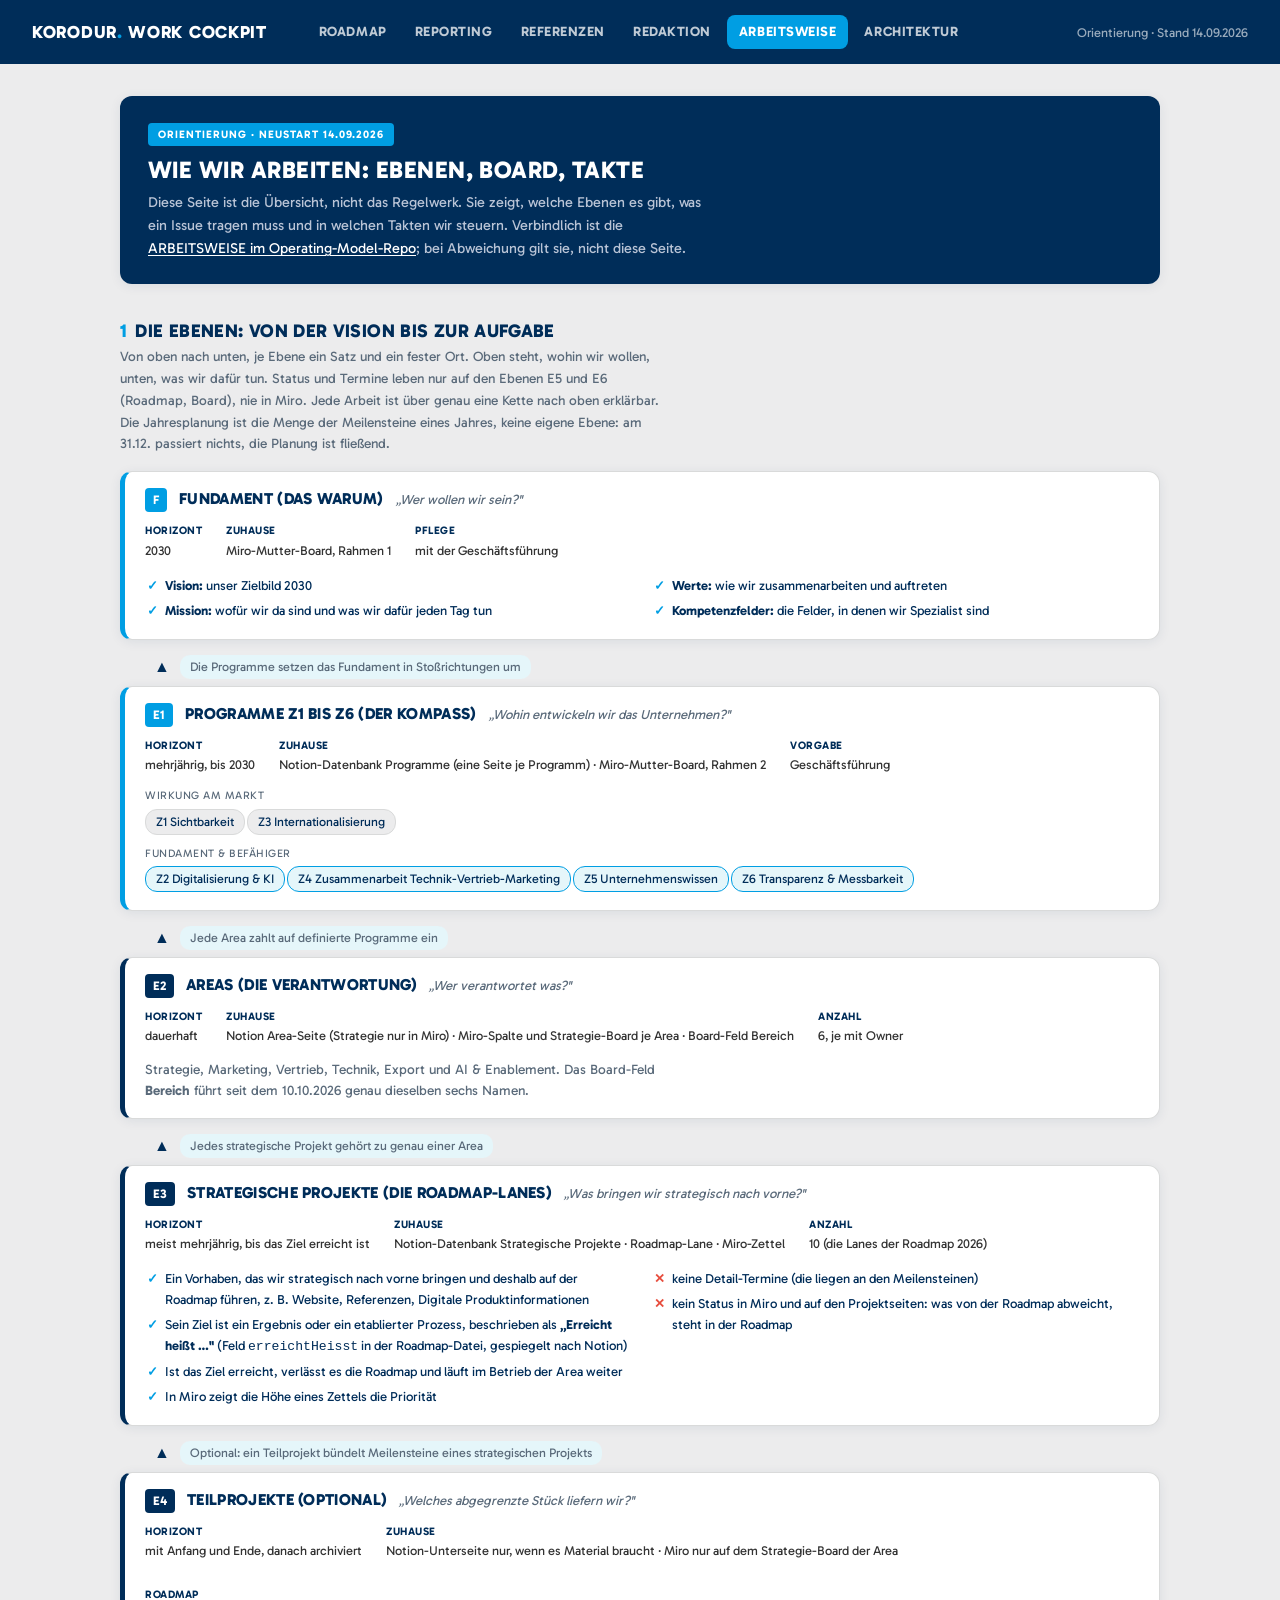
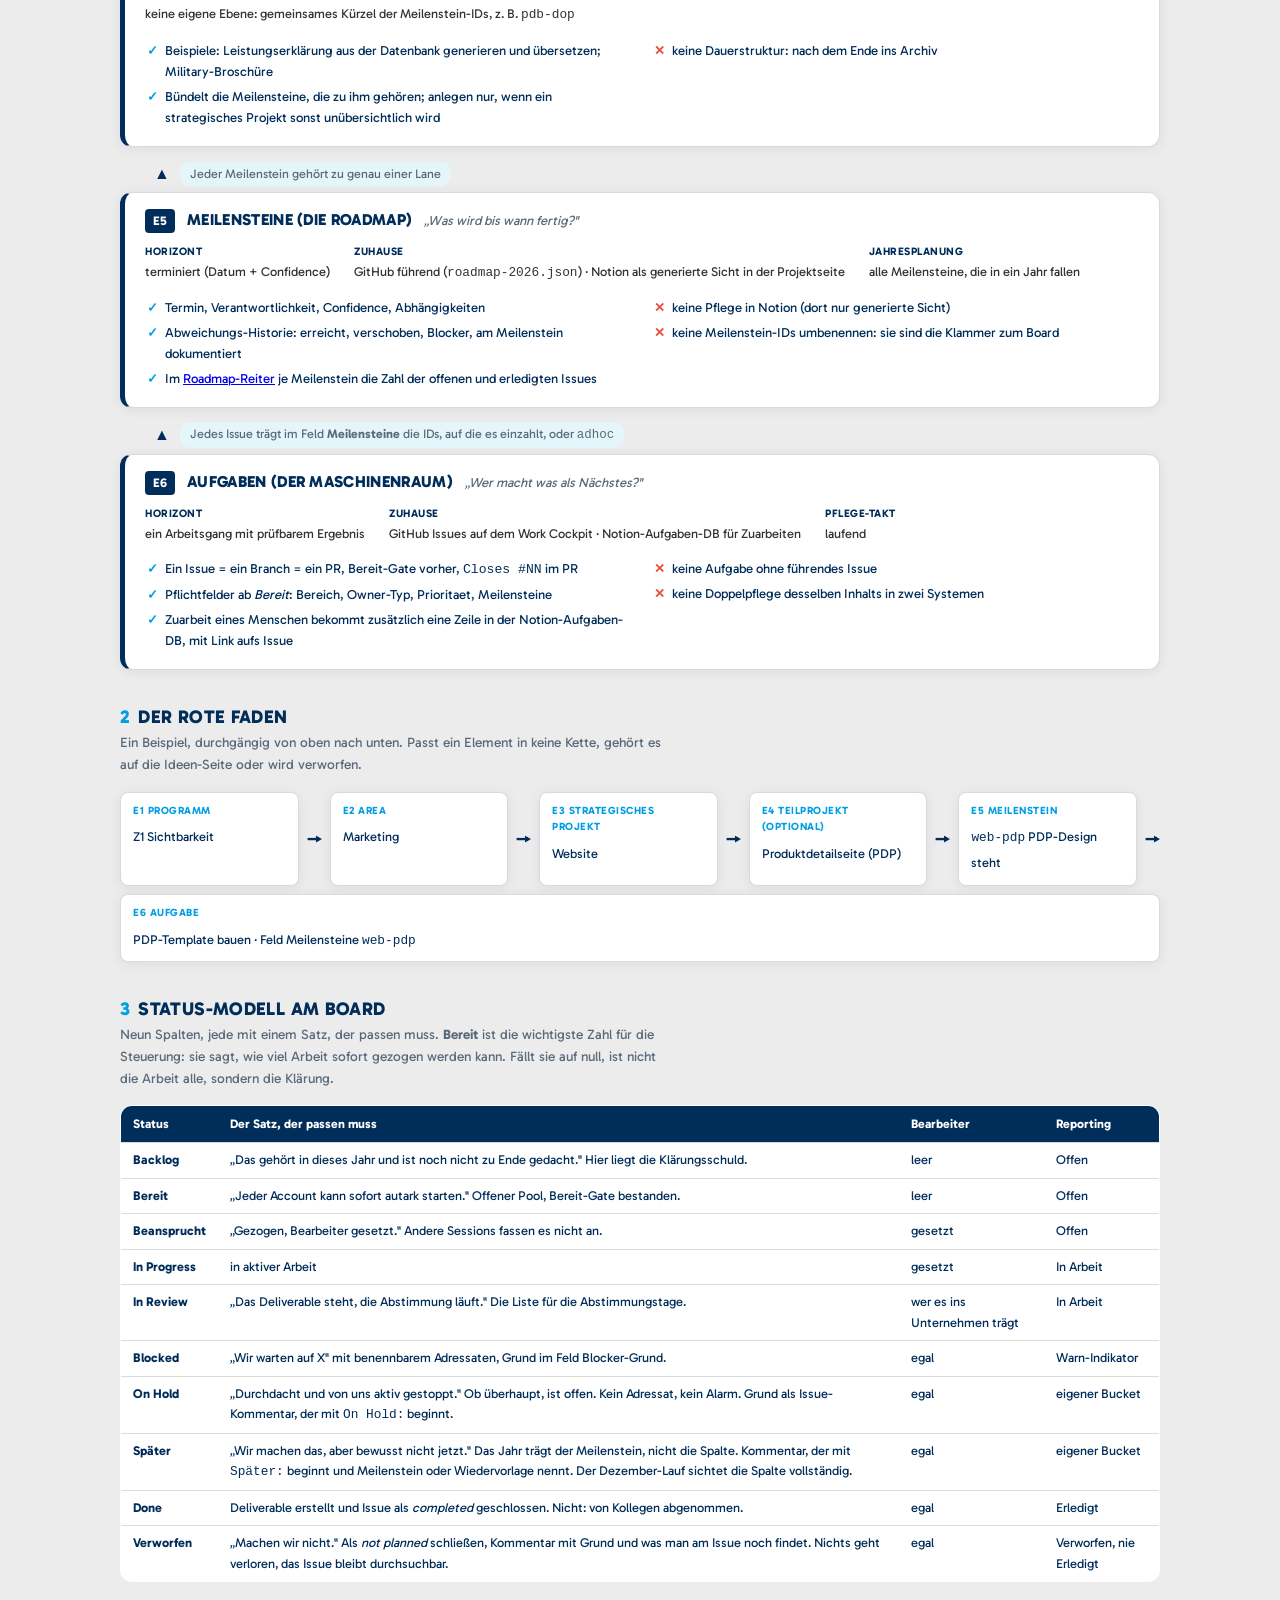
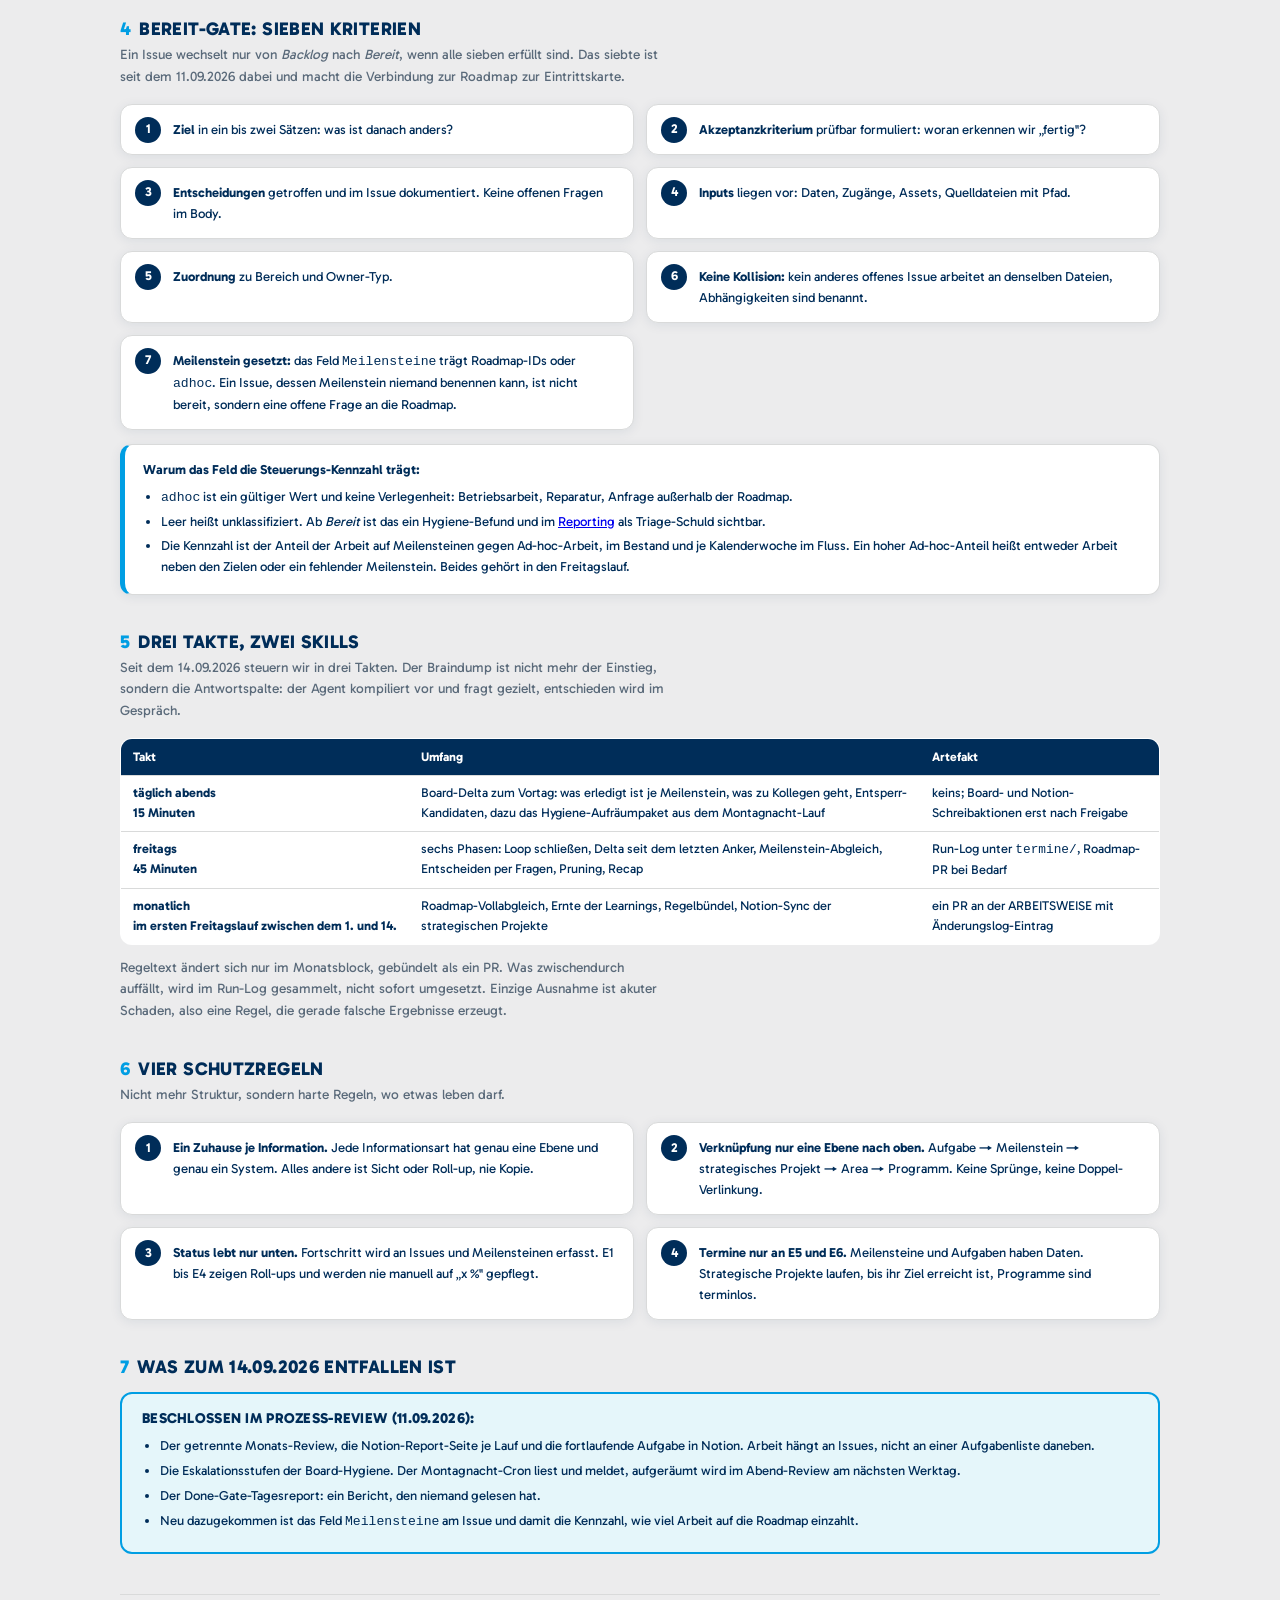
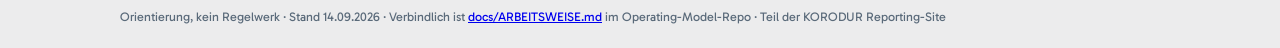
<file: reporting/arbeitsweise.html>
<!DOCTYPE html>
<html lang="de">
<head>
  <meta charset="UTF-8">
  <meta name="viewport" content="width=device-width, initial-scale=1.0">
  <title>KORODUR Work Cockpit · Arbeitsweise</title>
  <link rel="stylesheet" href="styles.css?v=59d2a84f">
  <link rel="icon" href="data:image/svg+xml,<svg xmlns='http://www.w3.org/2000/svg' viewBox='0 0 100 100'><text y='.9em' font-size='90'>📊</text></svg>">
</head>
<body>
  <div class="app app--roadmap">
    <!-- Header -->
    <header class="header">
      <div class="header__brand">
        <span class="header__title">KORODUR<span class="header__dot">.</span> WORK COCKPIT</span>
        <nav class="header__nav" aria-label="Bereiche">
          <a href="roadmap.html" class="header__nav-link">Roadmap</a>
          <a href="index.html" class="header__nav-link">Reporting</a>
          <a href="referenzen.html" class="header__nav-link">Referenzen</a>
          <a href="redaktion.html" class="header__nav-link">Redaktion</a>
          <a href="arbeitsweise.html" class="header__nav-link is-active" aria-current="page">Arbeitsweise</a>
          <a href="architektur.html" class="header__nav-link">Architektur</a>
        </nav>
      </div>
      <div>
        <span class="header__meta">Orientierung · Stand 14.09.2026</span>
      </div>
    </header>

    <!-- Main Content -->
    <main class="main main--aw">
      <div class="aw-wrap">

        <div class="aw-intro">
          <span class="aw-tag">Orientierung · Neustart 14.09.2026</span>
          <h1>Wie wir arbeiten: Ebenen, Board, Takte</h1>
          <p>Diese Seite ist die Übersicht, nicht das Regelwerk. Sie zeigt, welche Ebenen es gibt, was ein Issue tragen muss und in welchen Takten wir steuern. Verbindlich ist die <a href="https://github.com/KORODUR-International/korodur-operating-model/blob/main/docs/ARBEITSWEISE.md" target="_blank" rel="noopener">ARBEITSWEISE im Operating-Model-Repo</a>; bei Abweichung gilt sie, nicht diese Seite.</p>
        </div>

        <h2 class="aw-h2"><span class="aw-num">1</span>Die Ebenen: von der Vision bis zur Aufgabe</h2>
        <p class="aw-sub">Von oben nach unten, je Ebene ein Satz und ein fester Ort. Oben steht, wohin wir wollen, unten, was wir dafür tun. Status und Termine leben nur auf den Ebenen E5 und E6 (Roadmap, Board), nie in Miro. Jede Arbeit ist über genau eine Kette nach oben erklärbar. Die Jahresplanung ist die Menge der Meilensteine eines Jahres, keine eigene Ebene: am 31.12. passiert nichts, die Planung ist fließend.</p>

        <div class="aw-level aw-level--compass">
          <div class="aw-level-head">
            <span class="aw-badge">F</span>
            <h3>Fundament (das Warum)</h3>
            <span class="aw-leitfrage">„Wer wollen wir sein?"</span>
          </div>
          <div class="aw-meta">
            <div><b>Horizont</b>2030</div>
            <div><b>Zuhause</b>Miro-Mutter-Board, Rahmen 1</div>
            <div><b>Pflege</b>mit der Geschäftsführung</div>
          </div>
          <div class="aw-cols">
            <ul class="aw-ok">
              <li><b>Vision:</b> unser Zielbild 2030</li>
              <li><b>Mission:</b> wofür wir da sind und was wir dafür jeden Tag tun</li>
            </ul>
            <ul class="aw-ok">
              <li><b>Werte:</b> wie wir zusammenarbeiten und auftreten</li>
              <li><b>Kompetenzfelder:</b> die Felder, in denen wir Spezialist sind</li>
            </ul>
          </div>
        </div>

        <div class="aw-connector"><span class="aw-arrow">▲</span><span class="aw-rel">Die Programme setzen das Fundament in Stoßrichtungen um</span></div>

        <div class="aw-level aw-level--compass">
          <div class="aw-level-head">
            <span class="aw-badge">E1</span>
            <h3>Programme Z1 bis Z6 (der Kompass)</h3>
            <span class="aw-leitfrage">„Wohin entwickeln wir das Unternehmen?"</span>
          </div>
          <div class="aw-meta">
            <div><b>Horizont</b>mehrjährig, bis 2030</div>
            <div><b>Zuhause</b>Notion-Datenbank Programme (eine Seite je Programm) · Miro-Mutter-Board, Rahmen 2</div>
            <div><b>Vorgabe</b>Geschäftsführung</div>
          </div>
          <div class="aw-catlabel">Wirkung am Markt</div>
          <span class="aw-pill">Z1 Sichtbarkeit</span><span class="aw-pill">Z3 Internationalisierung</span>
          <div class="aw-catlabel">Fundament &amp; Befähiger</div>
          <span class="aw-pill aw-pill--f">Z2 Digitalisierung &amp; KI</span><span class="aw-pill aw-pill--f">Z4 Zusammenarbeit Technik-Vertrieb-Marketing</span><span class="aw-pill aw-pill--f">Z5 Unternehmenswissen</span><span class="aw-pill aw-pill--f">Z6 Transparenz &amp; Messbarkeit</span>
        </div>

        <div class="aw-connector"><span class="aw-arrow">▲</span><span class="aw-rel">Jede Area zahlt auf definierte Programme ein</span></div>

        <div class="aw-level">
          <div class="aw-level-head">
            <span class="aw-badge">E2</span>
            <h3>Areas (die Verantwortung)</h3>
            <span class="aw-leitfrage">„Wer verantwortet was?"</span>
          </div>
          <div class="aw-meta">
            <div><b>Horizont</b>dauerhaft</div>
            <div><b>Zuhause</b>Notion Area-Seite (Strategie nur in Miro) · Miro-Spalte und Strategie-Board je Area · Board-Feld Bereich</div>
            <div><b>Anzahl</b>6, je mit Owner</div>
          </div>
          <p class="aw-sub" style="margin:0;">Strategie, Marketing, Vertrieb, Technik, Export und AI &amp; Enablement. Das Board-Feld <b>Bereich</b> führt seit dem 10.10.2026 genau dieselben sechs Namen.</p>
        </div>

        <div class="aw-connector"><span class="aw-arrow">▲</span><span class="aw-rel">Jedes strategische Projekt gehört zu genau einer Area</span></div>

        <div class="aw-level">
          <div class="aw-level-head">
            <span class="aw-badge">E3</span>
            <h3>Strategische Projekte (die Roadmap-Lanes)</h3>
            <span class="aw-leitfrage">„Was bringen wir strategisch nach vorne?"</span>
          </div>
          <div class="aw-meta">
            <div><b>Horizont</b>meist mehrjährig, bis das Ziel erreicht ist</div>
            <div><b>Zuhause</b>Notion-Datenbank Strategische Projekte · Roadmap-Lane · Miro-Zettel</div>
            <div><b>Anzahl</b>10 (die Lanes der Roadmap 2026)</div>
          </div>
          <div class="aw-cols">
            <ul class="aw-ok">
              <li>Ein Vorhaben, das wir strategisch nach vorne bringen und deshalb auf der Roadmap führen, z. B. Website, Referenzen, Digitale Produktinformationen</li>
              <li>Sein Ziel ist ein Ergebnis oder ein etablierter Prozess, beschrieben als <b>„Erreicht heißt …"</b> (Feld <code>erreichtHeisst</code> in der Roadmap-Datei, gespiegelt nach Notion)</li>
              <li>Ist das Ziel erreicht, verlässt es die Roadmap und läuft im Betrieb der Area weiter</li>
              <li>In Miro zeigt die Höhe eines Zettels die Priorität</li>
            </ul>
            <ul class="aw-no">
              <li>keine Detail-Termine (die liegen an den Meilensteinen)</li>
              <li>kein Status in Miro und auf den Projektseiten: was von der Roadmap abweicht, steht in der Roadmap</li>
            </ul>
          </div>
        </div>

        <div class="aw-connector"><span class="aw-arrow">▲</span><span class="aw-rel">Optional: ein Teilprojekt bündelt Meilensteine eines strategischen Projekts</span></div>

        <div class="aw-level">
          <div class="aw-level-head">
            <span class="aw-badge">E4</span>
            <h3>Teilprojekte (optional)</h3>
            <span class="aw-leitfrage">„Welches abgegrenzte Stück liefern wir?"</span>
          </div>
          <div class="aw-meta">
            <div><b>Horizont</b>mit Anfang und Ende, danach archiviert</div>
            <div><b>Zuhause</b>Notion-Unterseite nur, wenn es Material braucht · Miro nur auf dem Strategie-Board der Area</div>
            <div><b>Roadmap</b>keine eigene Ebene: gemeinsames Kürzel der Meilenstein-IDs, z. B. <code>pdb-dop</code></div>
          </div>
          <div class="aw-cols">
            <ul class="aw-ok">
              <li>Beispiele: Leistungserklärung aus der Datenbank generieren und übersetzen; Military-Broschüre</li>
              <li>Bündelt die Meilensteine, die zu ihm gehören; anlegen nur, wenn ein strategisches Projekt sonst unübersichtlich wird</li>
            </ul>
            <ul class="aw-no">
              <li>keine Dauerstruktur: nach dem Ende ins Archiv</li>
            </ul>
          </div>
        </div>

        <div class="aw-connector"><span class="aw-arrow">▲</span><span class="aw-rel">Jeder Meilenstein gehört zu genau einer Lane</span></div>

        <div class="aw-level">
          <div class="aw-level-head">
            <span class="aw-badge">E5</span>
            <h3>Meilensteine (die Roadmap)</h3>
            <span class="aw-leitfrage">„Was wird bis wann fertig?"</span>
          </div>
          <div class="aw-meta">
            <div><b>Horizont</b>terminiert (Datum + Confidence)</div>
            <div><b>Zuhause</b>GitHub führend (<code>roadmap-2026.json</code>) · Notion als generierte Sicht in der Projektseite</div>
            <div><b>Jahresplanung</b>alle Meilensteine, die in ein Jahr fallen</div>
          </div>
          <div class="aw-cols">
            <ul class="aw-ok">
              <li>Termin, Verantwortlichkeit, Confidence, Abhängigkeiten</li>
              <li>Abweichungs-Historie: erreicht, verschoben, Blocker, am Meilenstein dokumentiert</li>
              <li>Im <a href="roadmap.html">Roadmap-Reiter</a> je Meilenstein die Zahl der offenen und erledigten Issues</li>
            </ul>
            <ul class="aw-no">
              <li>keine Pflege in Notion (dort nur generierte Sicht)</li>
              <li>keine Meilenstein-IDs umbenennen: sie sind die Klammer zum Board</li>
            </ul>
          </div>
        </div>

        <div class="aw-connector"><span class="aw-arrow">▲</span><span class="aw-rel">Jedes Issue trägt im Feld <b>Meilensteine</b> die IDs, auf die es einzahlt, oder <code>adhoc</code></span></div>

        <div class="aw-level">
          <div class="aw-level-head">
            <span class="aw-badge">E6</span>
            <h3>Aufgaben (der Maschinenraum)</h3>
            <span class="aw-leitfrage">„Wer macht was als Nächstes?"</span>
          </div>
          <div class="aw-meta">
            <div><b>Horizont</b>ein Arbeitsgang mit prüfbarem Ergebnis</div>
            <div><b>Zuhause</b>GitHub Issues auf dem Work Cockpit · Notion-Aufgaben-DB für Zuarbeiten</div>
            <div><b>Pflege-Takt</b>laufend</div>
          </div>
          <div class="aw-cols">
            <ul class="aw-ok">
              <li>Ein Issue = ein Branch = ein PR, Bereit-Gate vorher, <code>Closes #NN</code> im PR</li>
              <li>Pflichtfelder ab <i>Bereit</i>: Bereich, Owner-Typ, Prioritaet, Meilensteine</li>
              <li>Zuarbeit eines Menschen bekommt zusätzlich eine Zeile in der Notion-Aufgaben-DB, mit Link aufs Issue</li>
            </ul>
            <ul class="aw-no">
              <li>keine Aufgabe ohne führendes Issue</li>
              <li>keine Doppelpflege desselben Inhalts in zwei Systemen</li>
            </ul>
          </div>
        </div>

        <h2 class="aw-h2"><span class="aw-num">2</span>Der rote Faden</h2>
        <p class="aw-sub">Ein Beispiel, durchgängig von oben nach unten. Passt ein Element in keine Kette, gehört es auf die Ideen-Seite oder wird verworfen.</p>
        <div class="aw-thread">
          <div class="aw-step"><b>E1 Programm</b><span>Z1 Sichtbarkeit</span></div>
          <div class="aw-tarrow">→</div>
          <div class="aw-step"><b>E2 Area</b><span>Marketing</span></div>
          <div class="aw-tarrow">→</div>
          <div class="aw-step"><b>E3 Strategisches Projekt</b><span>Website</span></div>
          <div class="aw-tarrow">→</div>
          <div class="aw-step"><b>E4 Teilprojekt (optional)</b><span>Produktdetailseite (PDP)</span></div>
          <div class="aw-tarrow">→</div>
          <div class="aw-step"><b>E5 Meilenstein</b><span><code>web-pdp</code> PDP-Design steht</span></div>
          <div class="aw-tarrow">→</div>
          <div class="aw-step"><b>E6 Aufgabe</b><span>PDP-Template bauen · Feld Meilensteine <code>web-pdp</code></span></div>
        </div>

        <h2 class="aw-h2"><span class="aw-num">3</span>Status-Modell am Board</h2>
        <p class="aw-sub">Neun Spalten, jede mit einem Satz, der passen muss. <b>Bereit</b> ist die wichtigste Zahl für die Steuerung: sie sagt, wie viel Arbeit sofort gezogen werden kann. Fällt sie auf null, ist nicht die Arbeit alle, sondern die Klärung.</p>
        <div class="aw-tablewrap"><table class="aw-table">
          <tr><th>Status</th><th>Der Satz, der passen muss</th><th>Bearbeiter</th><th>Reporting</th></tr>
          <tr><td class="aw-sys">Backlog</td><td>„Das gehört in dieses Jahr und ist noch nicht zu Ende gedacht." Hier liegt die Klärungsschuld.</td><td>leer</td><td>Offen</td></tr>
          <tr><td class="aw-sys">Bereit</td><td>„Jeder Account kann sofort autark starten." Offener Pool, Bereit-Gate bestanden.</td><td>leer</td><td>Offen</td></tr>
          <tr><td class="aw-sys">Beansprucht</td><td>„Gezogen, Bearbeiter gesetzt." Andere Sessions fassen es nicht an.</td><td>gesetzt</td><td>Offen</td></tr>
          <tr><td class="aw-sys">In Progress</td><td>in aktiver Arbeit</td><td>gesetzt</td><td>In Arbeit</td></tr>
          <tr><td class="aw-sys">In Review</td><td>„Das Deliverable steht, die Abstimmung läuft." Die Liste für die Abstimmungstage.</td><td>wer es ins Unternehmen trägt</td><td>In Arbeit</td></tr>
          <tr><td class="aw-sys">Blocked</td><td>„Wir warten auf X" mit benennbarem Adressaten, Grund im Feld Blocker-Grund.</td><td>egal</td><td>Warn-Indikator</td></tr>
          <tr><td class="aw-sys">On Hold</td><td>„Durchdacht und von uns aktiv gestoppt." Ob überhaupt, ist offen. Kein Adressat, kein Alarm. Grund als Issue-Kommentar, der mit <code>On Hold:</code> beginnt.</td><td>egal</td><td>eigener Bucket</td></tr>
          <tr><td class="aw-sys">Später</td><td>„Wir machen das, aber bewusst nicht jetzt." Das Jahr trägt der Meilenstein, nicht die Spalte. Kommentar, der mit <code>Später:</code> beginnt und Meilenstein oder Wiedervorlage nennt. Der Dezember-Lauf sichtet die Spalte vollständig.</td><td>egal</td><td>eigener Bucket</td></tr>
          <tr><td class="aw-sys">Done</td><td>Deliverable erstellt und Issue als <i>completed</i> geschlossen. Nicht: von Kollegen abgenommen.</td><td>egal</td><td>Erledigt</td></tr>
          <tr><td class="aw-sys">Verworfen</td><td>„Machen wir nicht." Als <i>not planned</i> schließen, Kommentar mit Grund und was man am Issue noch findet. Nichts geht verloren, das Issue bleibt durchsuchbar.</td><td>egal</td><td>Verworfen, nie Erledigt</td></tr>
        </table></div>

        <h2 class="aw-h2"><span class="aw-num">4</span>Bereit-Gate: sieben Kriterien</h2>
        <p class="aw-sub">Ein Issue wechselt nur von <i>Backlog</i> nach <i>Bereit</i>, wenn alle sieben erfüllt sind. Das siebte ist seit dem 11.09.2026 dabei und macht die Verbindung zur Roadmap zur Eintrittskarte.</p>
        <div class="aw-rules">
          <div class="aw-rule"><b>Ziel</b> in ein bis zwei Sätzen: was ist danach anders?</div>
          <div class="aw-rule"><b>Akzeptanzkriterium</b> prüfbar formuliert: woran erkennen wir „fertig"?</div>
          <div class="aw-rule"><b>Entscheidungen</b> getroffen und im Issue dokumentiert. Keine offenen Fragen im Body.</div>
          <div class="aw-rule"><b>Inputs</b> liegen vor: Daten, Zugänge, Assets, Quelldateien mit Pfad.</div>
          <div class="aw-rule"><b>Zuordnung</b> zu Bereich und Owner-Typ.</div>
          <div class="aw-rule"><b>Keine Kollision:</b> kein anderes offenes Issue arbeitet an denselben Dateien, Abhängigkeiten sind benannt.</div>
          <div class="aw-rule"><b>Meilenstein gesetzt:</b> das Feld <code>Meilensteine</code> trägt Roadmap-IDs oder <code>adhoc</code>. Ein Issue, dessen Meilenstein niemand benennen kann, ist nicht bereit, sondern eine offene Frage an die Roadmap.</div>
        </div>

        <div class="aw-change">
          <b>Warum das Feld die Steuerungs-Kennzahl trägt:</b>
          <ul>
            <li><code>adhoc</code> ist ein gültiger Wert und keine Verlegenheit: Betriebsarbeit, Reparatur, Anfrage außerhalb der Roadmap.</li>
            <li>Leer heißt unklassifiziert. Ab <i>Bereit</i> ist das ein Hygiene-Befund und im <a href="index.html">Reporting</a> als Triage-Schuld sichtbar.</li>
            <li>Die Kennzahl ist der Anteil der Arbeit auf Meilensteinen gegen Ad-hoc-Arbeit, im Bestand und je Kalenderwoche im Fluss. Ein hoher Ad-hoc-Anteil heißt entweder Arbeit neben den Zielen oder ein fehlender Meilenstein. Beides gehört in den Freitagslauf.</li>
          </ul>
        </div>

        <h2 class="aw-h2"><span class="aw-num">5</span>Drei Takte, zwei Skills</h2>
        <p class="aw-sub">Seit dem 14.09.2026 steuern wir in drei Takten. Der Braindump ist nicht mehr der Einstieg, sondern die Antwortspalte: der Agent kompiliert vor und fragt gezielt, entschieden wird im Gespräch.</p>
        <div class="aw-tablewrap"><table class="aw-table">
          <tr><th>Takt</th><th>Umfang</th><th>Artefakt</th></tr>
          <tr><td class="aw-sys">täglich abends<br>15 Minuten</td><td>Board-Delta zum Vortag: was erledigt ist je Meilenstein, was zu Kollegen geht, Entsperr-Kandidaten, dazu das Hygiene-Aufräumpaket aus dem Montagnacht-Lauf</td><td>keins; Board- und Notion-Schreibaktionen erst nach Freigabe</td></tr>
          <tr><td class="aw-sys">freitags<br>45 Minuten</td><td>sechs Phasen: Loop schließen, Delta seit dem letzten Anker, Meilenstein-Abgleich, Entscheiden per Fragen, Pruning, Recap</td><td>Run-Log unter <code>termine/</code>, Roadmap-PR bei Bedarf</td></tr>
          <tr><td class="aw-sys">monatlich<br>im ersten Freitagslauf zwischen dem 1. und 14.</td><td>Roadmap-Vollabgleich, Ernte der Learnings, Regelbündel, Notion-Sync der strategischen Projekte</td><td>ein PR an der ARBEITSWEISE mit Änderungslog-Eintrag</td></tr>
        </table></div>
        <p class="aw-sub" style="margin-top:12px;">Regeltext ändert sich nur im Monatsblock, gebündelt als ein PR. Was zwischendurch auffällt, wird im Run-Log gesammelt, nicht sofort umgesetzt. Einzige Ausnahme ist akuter Schaden, also eine Regel, die gerade falsche Ergebnisse erzeugt.</p>

        <h2 class="aw-h2"><span class="aw-num">6</span>Vier Schutzregeln</h2>
        <p class="aw-sub">Nicht mehr Struktur, sondern harte Regeln, wo etwas leben darf.</p>
        <div class="aw-rules">
          <div class="aw-rule"><b>Ein Zuhause je Information.</b> Jede Informationsart hat genau eine Ebene und genau ein System. Alles andere ist Sicht oder Roll-up, nie Kopie.</div>
          <div class="aw-rule"><b>Verknüpfung nur eine Ebene nach oben.</b> Aufgabe → Meilenstein → strategisches Projekt → Area → Programm. Keine Sprünge, keine Doppel-Verlinkung.</div>
          <div class="aw-rule"><b>Status lebt nur unten.</b> Fortschritt wird an Issues und Meilensteinen erfasst. E1 bis E4 zeigen Roll-ups und werden nie manuell auf „x %" gepflegt.</div>
          <div class="aw-rule"><b>Termine nur an E5 und E6.</b> Meilensteine und Aufgaben haben Daten. Strategische Projekte laufen, bis ihr Ziel erreicht ist, Programme sind terminlos.</div>
        </div>

        <h2 class="aw-h2"><span class="aw-num">7</span>Was zum 14.09.2026 entfallen ist</h2>
        <div class="aw-decided">
          <h4>Beschlossen im Prozess-Review (11.09.2026):</h4>
          <ul>
            <li>Der getrennte Monats-Review, die Notion-Report-Seite je Lauf und die fortlaufende Aufgabe in Notion. Arbeit hängt an Issues, nicht an einer Aufgabenliste daneben.</li>
            <li>Die Eskalationsstufen der Board-Hygiene. Der Montagnacht-Cron liest und meldet, aufgeräumt wird im Abend-Review am nächsten Werktag.</li>
            <li>Der Done-Gate-Tagesreport: ein Bericht, den niemand gelesen hat.</li>
            <li>Neu dazugekommen ist das Feld <code>Meilensteine</code> am Issue und damit die Kennzahl, wie viel Arbeit auf die Roadmap einzahlt.</li>
          </ul>
        </div>

        <div class="aw-footer">
          Orientierung, kein Regelwerk · Stand 14.09.2026 · Verbindlich ist
          <a href="https://github.com/KORODUR-International/korodur-operating-model/blob/main/docs/ARBEITSWEISE.md" target="_blank" rel="noopener">docs/ARBEITSWEISE.md</a>
          im Operating-Model-Repo · Teil der KORODUR Reporting-Site
        </div>

      </div>
    </main>
  </div>
</body>
</html>
</file>
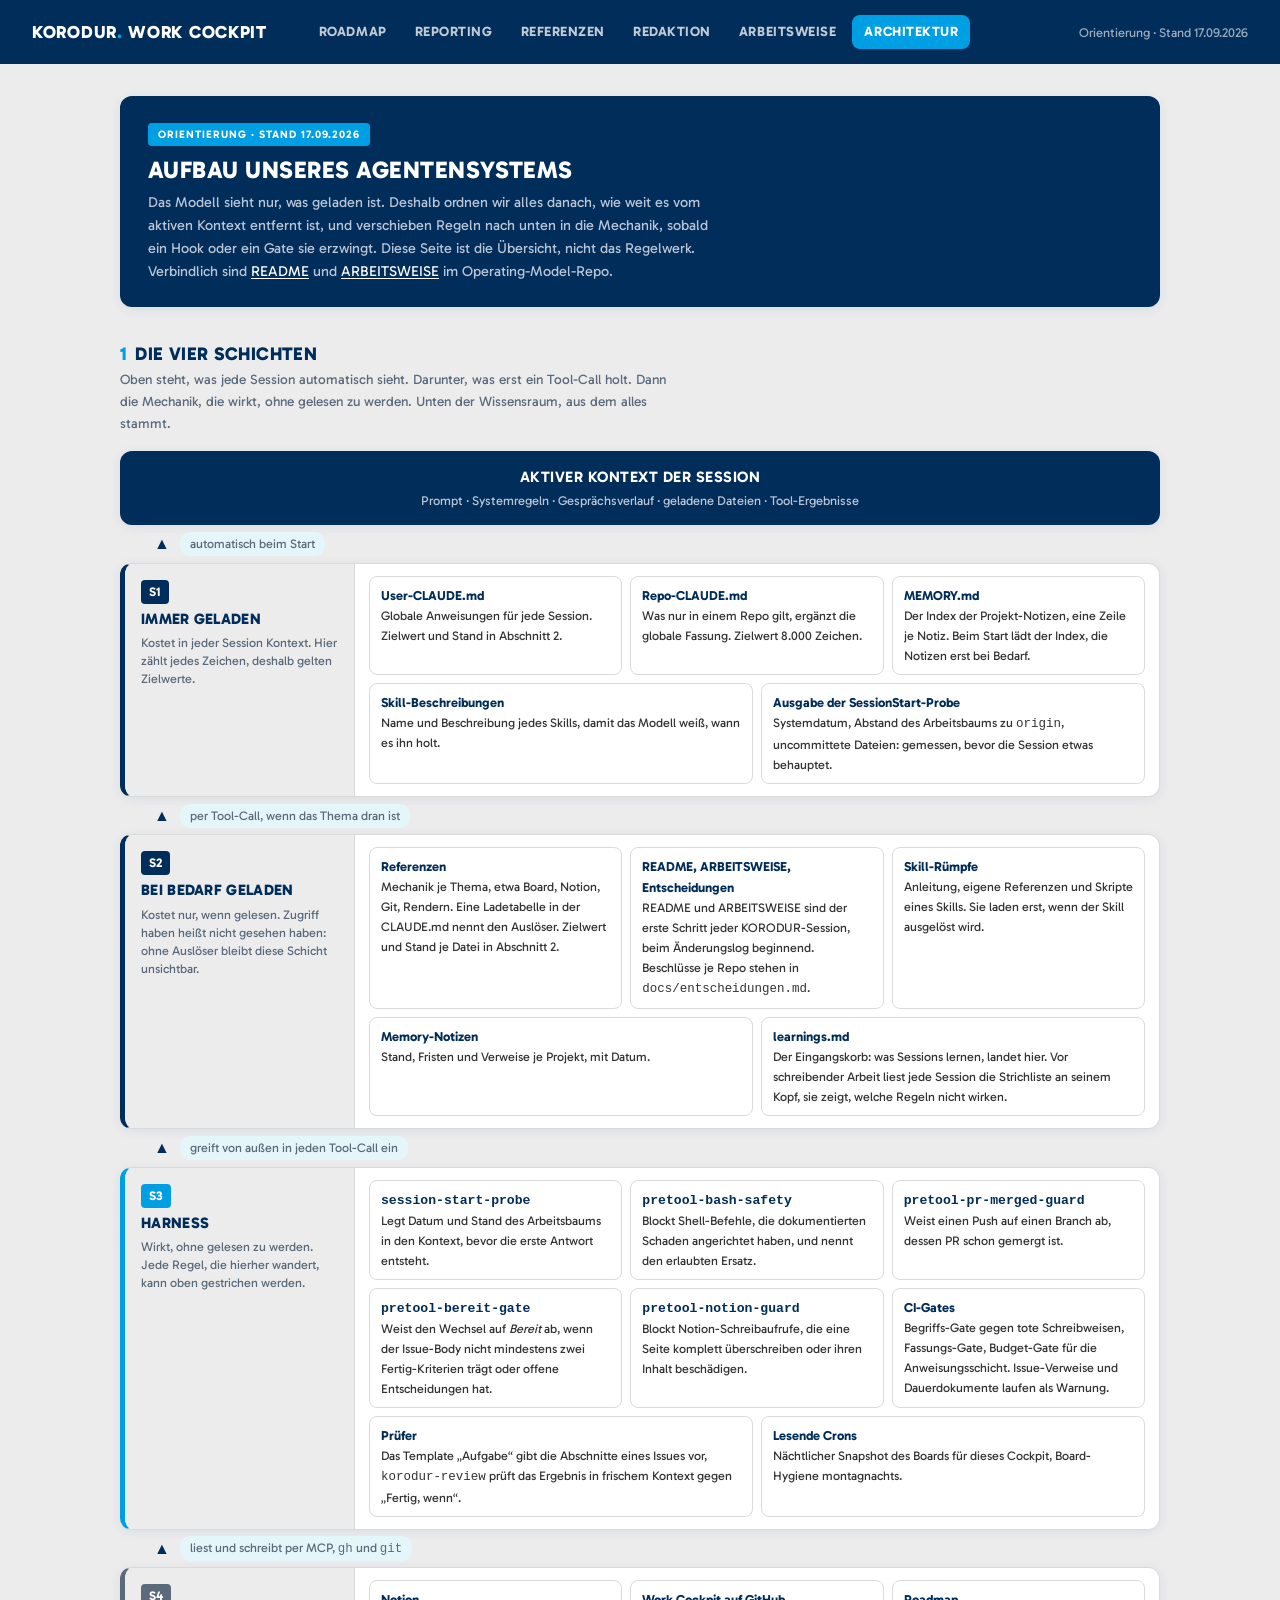
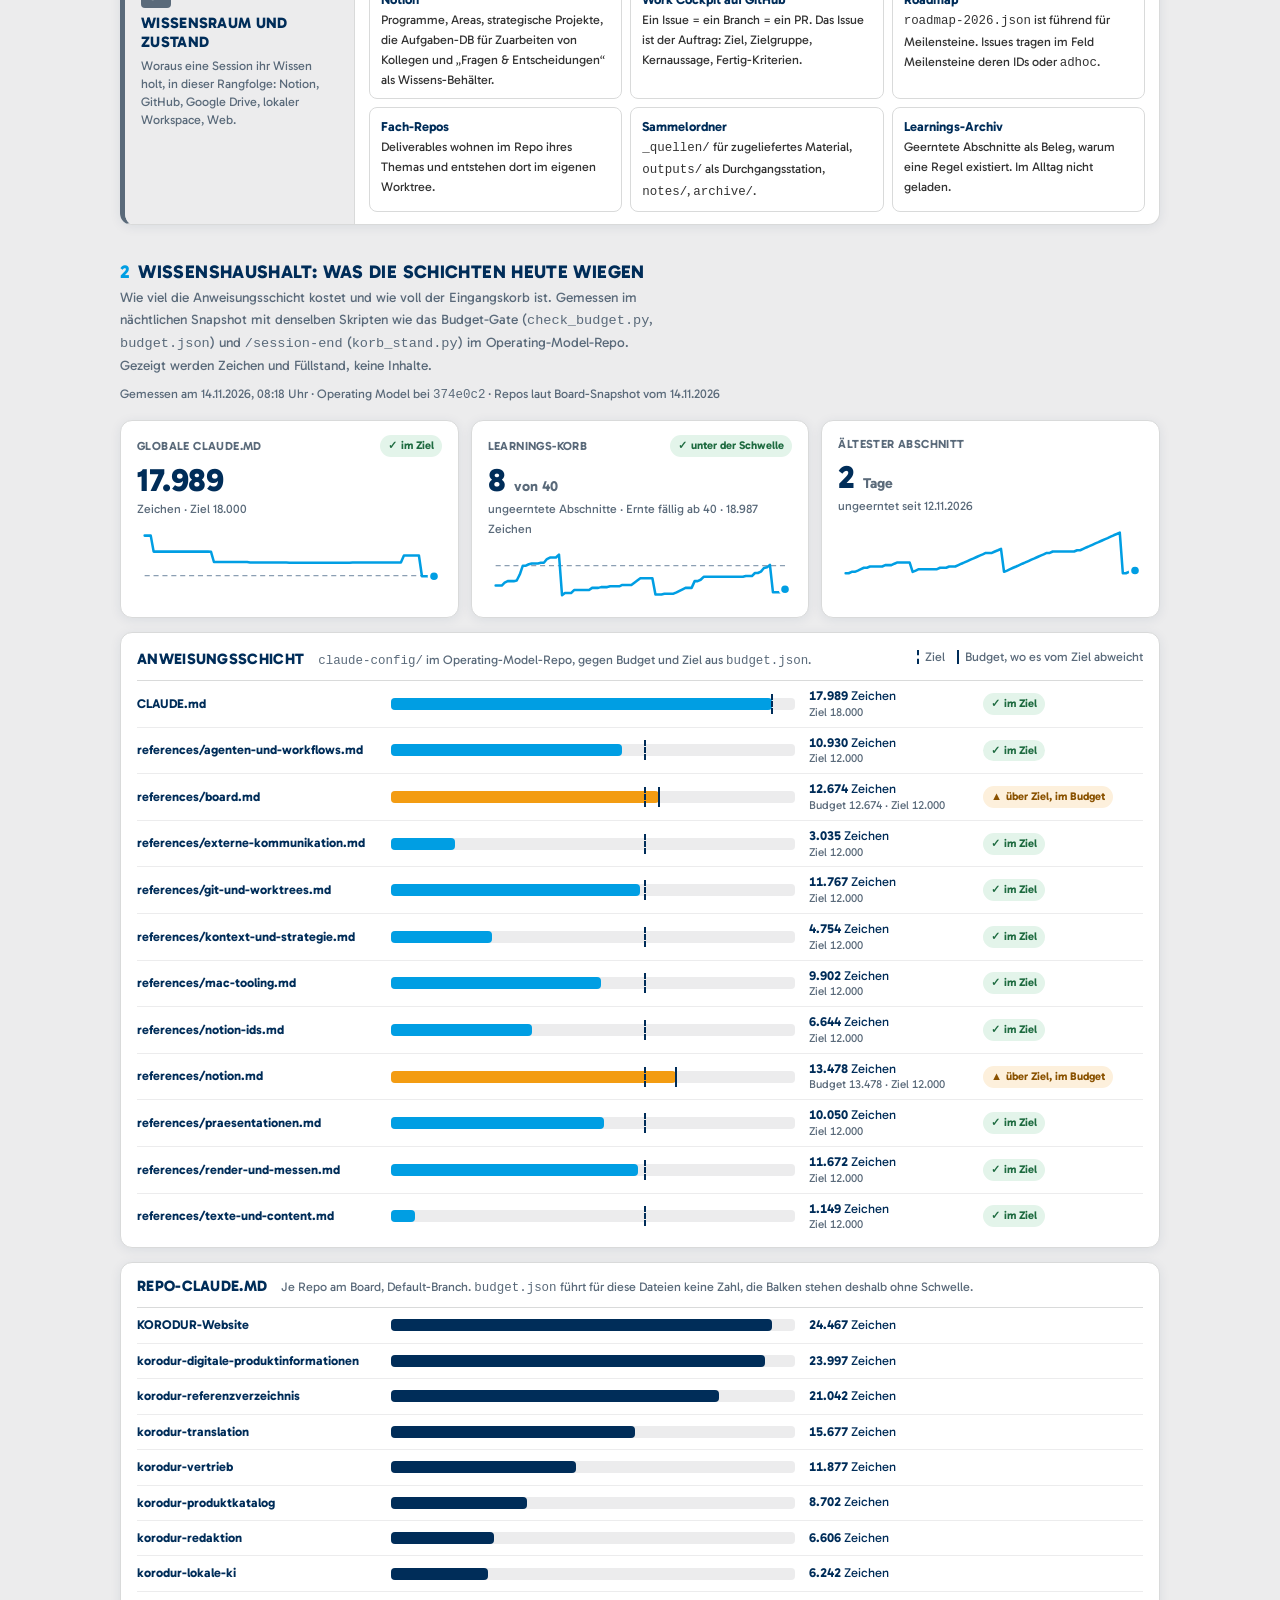
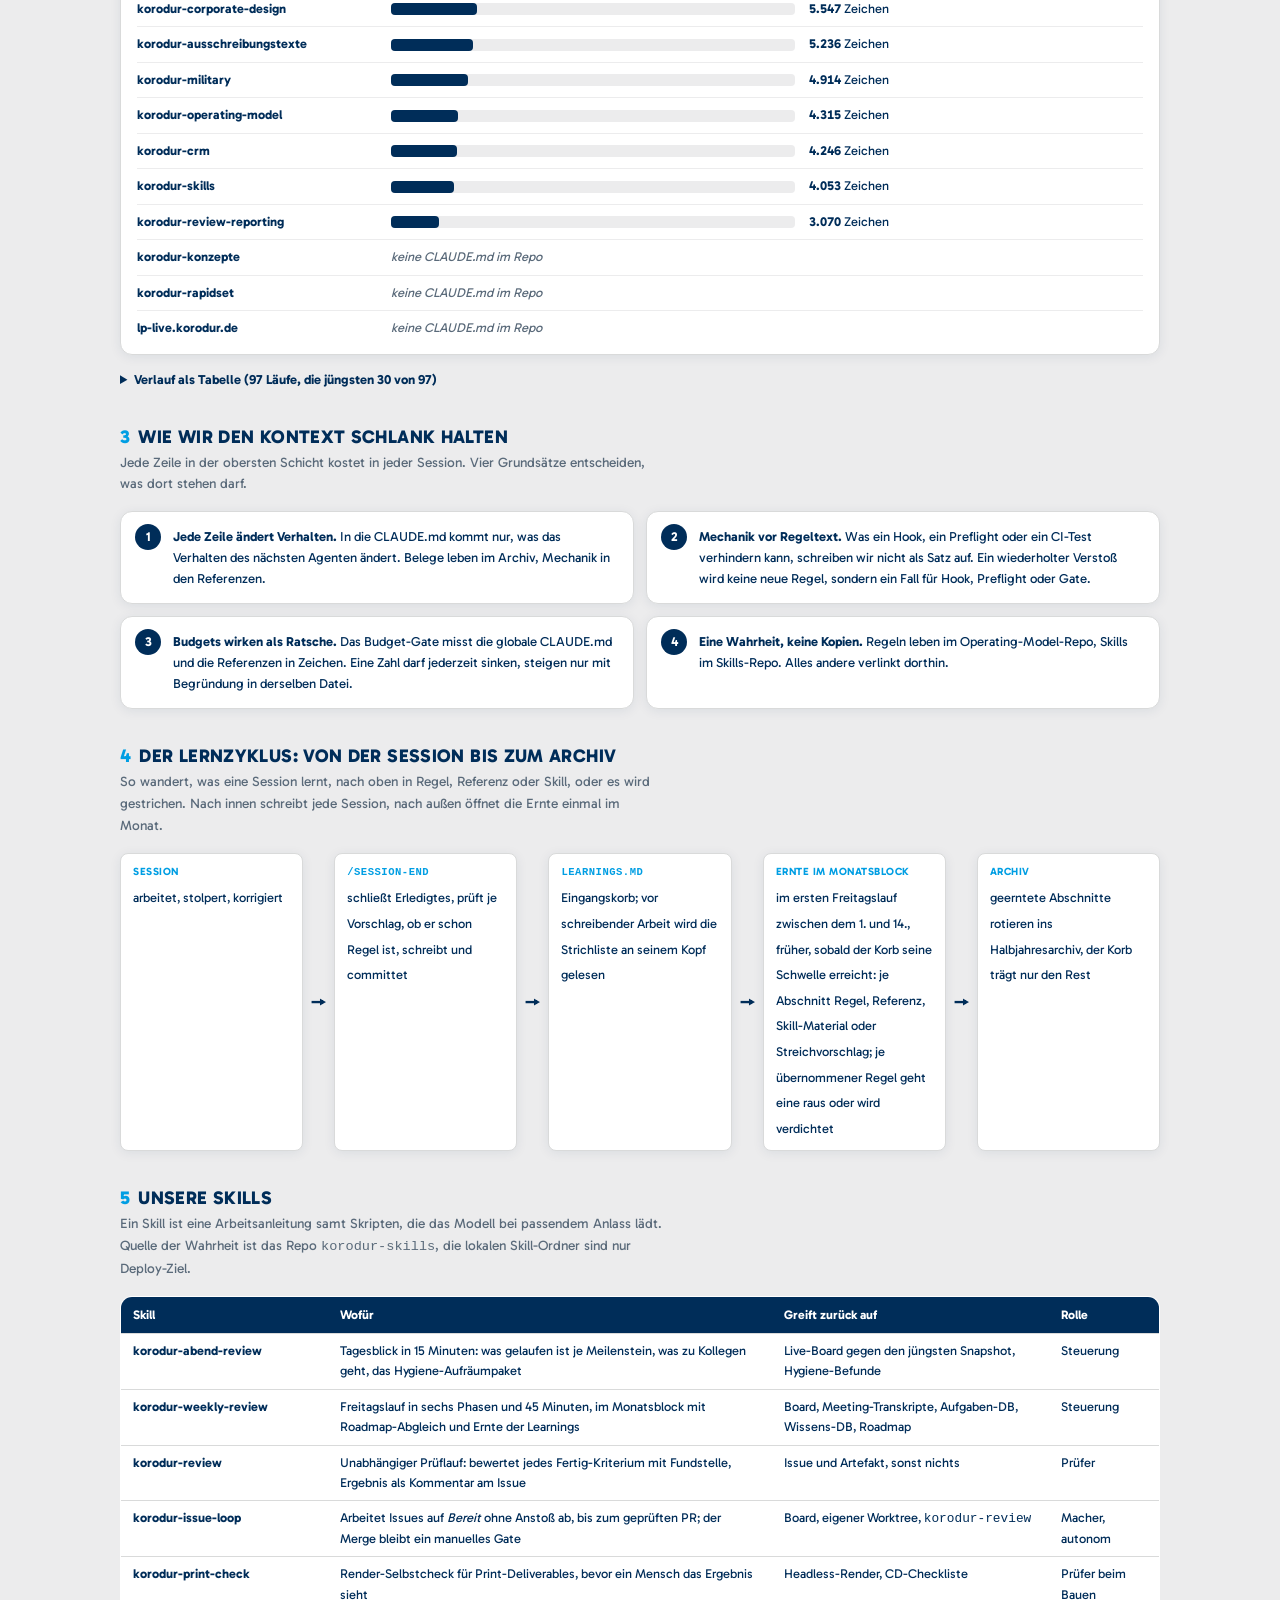
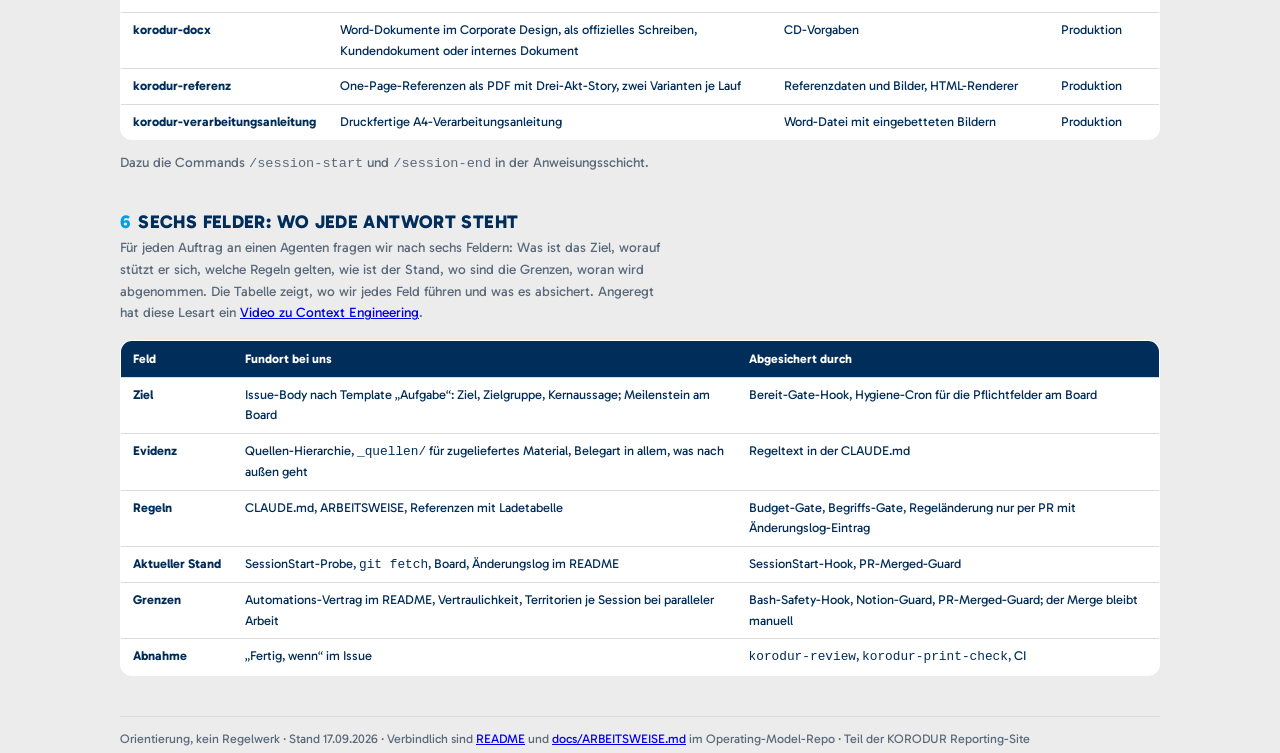
<file: reporting/architektur.html>
<!DOCTYPE html>
<html lang="de">
<head>
  <meta charset="UTF-8">
  <meta name="viewport" content="width=device-width, initial-scale=1.0">
  <title>KORODUR Work Cockpit · Architektur</title>
  <link rel="stylesheet" href="styles.css?v=59d2a84f">
  <link rel="icon" href="data:image/svg+xml,<svg xmlns='http://www.w3.org/2000/svg' viewBox='0 0 100 100'><text y='.9em' font-size='90'>🧩</text></svg>">
  <style>
    /* Schichtbild des Reiters Architektur. Alles andere auf dieser Seite nutzt die
       aw-Klassen der Arbeitsweise aus styles.css; eigene Klassen haben nur das
       Schichtbild (ar-) und der Block Wissenshaushalt (wh-, #225), dazu eine Zeile
       für die Skill-Tabelle: ihr längster Name passt auf Telefonbreite nur mit
       Umbruch am Bindestrich in den Scroll-Container. */
    .ar-context { background: var(--primary); color: var(--white); border-radius: var(--card-radius); padding: 14px 20px; text-align: center; box-shadow: var(--shadow); }
    .ar-context b { display: block; font-size: .95rem; text-transform: uppercase; letter-spacing: .5px; }
    .ar-context span { display: block; color: #b9c4d6; font-size: .8rem; margin-top: 2px; }
    .ar-layer { display: grid; grid-template-columns: 230px 1fr; background: var(--white); border: 1px solid var(--mid-gray); border-left: 5px solid var(--primary); border-radius: var(--card-radius); box-shadow: var(--shadow); overflow: hidden; }
    .ar-layer--harness { border-left-color: var(--secondary); }
    .ar-layer--raum { border-left-color: var(--muted); }
    .ar-layer--raum .aw-badge { background: var(--muted); }
    .ar-head { padding: 14px 16px; background: var(--light-gray); border-right: 1px solid var(--mid-gray); }
    .ar-head .aw-badge { display: inline-block; margin-bottom: 6px; }
    .ar-layer--harness .aw-badge { background: var(--secondary); }
    .ar-head h3 { font-size: .95rem; color: var(--primary); margin-bottom: 6px; }
    .ar-head p { font-size: .78rem; color: var(--muted); line-height: 1.45; }
    .ar-chips { padding: 12px 14px; display: flex; flex-wrap: wrap; gap: 8px; align-content: flex-start; }
    .ar-chip { flex: 1 1 220px; min-width: 0; border: 1px solid var(--mid-gray); border-radius: var(--radius); padding: 8px 11px; font-size: .78rem; color: #333; }
    .ar-chip b { display: block; color: var(--primary); font-size: .82rem; overflow-wrap: anywhere; }
    .ar-chip code { overflow-wrap: anywhere; }
    @media (max-width: 760px) {
      .ar-layer { grid-template-columns: 1fr; }
      .ar-head { border-right: 0; border-bottom: 1px solid var(--mid-gray); }
      .ar-chip { flex-basis: 100%; }
    }
    @media (max-width: 640px) {
      .ar-skills td.aw-sys { white-space: normal; }
    }

    /* Block Wissenshaushalt (#225). Zahlen und Schwellen kommen aus
       data/wissenshaushalt/wissenshaushalt.json, gerendert von wissenshaushalt.js. */
    .wh-stand { font-size: .78rem; color: var(--muted); margin: -8px 0 14px; }
    .wh-leer { background: var(--white); border: 1px dashed var(--mid-gray); border-radius: var(--card-radius); padding: 16px 18px; font-size: .85rem; color: var(--muted); }
    .wh-tiles { display: grid; grid-template-columns: repeat(auto-fit, minmax(260px, 1fr)); gap: 12px; margin-bottom: 14px; }
    .wh-tile { background: var(--white); border: 1px solid var(--mid-gray); border-radius: var(--card-radius); box-shadow: var(--shadow); padding: 14px 16px; min-width: 0; }
    .wh-tile__head { display: flex; justify-content: space-between; align-items: center; gap: 8px; font-size: .74rem; font-weight: 700; color: var(--muted); text-transform: uppercase; letter-spacing: .4px; }
    .wh-tile__value { font-size: 2rem; font-weight: 800; color: var(--primary); line-height: 1.1; margin-top: 6px; }
    .wh-tile__value small { font-size: .9rem; font-weight: 700; color: var(--muted); }
    .wh-tile__sub { font-size: .76rem; color: var(--muted); margin-top: 2px; }
    .wh-spark { display: block; width: 100%; height: auto; max-height: 56px; margin-top: 8px; overflow: visible; }
    .wh-spark-linie { fill: none; stroke: var(--secondary); stroke-width: 2; stroke-linejoin: round; stroke-linecap: round; }
    .wh-spark-schwelle { stroke: var(--primary); stroke-width: 1; stroke-dasharray: 4 3; opacity: .45; }
    .wh-spark-end { fill: var(--secondary); stroke: var(--white); stroke-width: 2; }
    .wh-spark-hit { fill: transparent; }
    .wh-spark-hinweis { font-size: .72rem; color: var(--muted); margin-top: 8px; font-style: italic; }
    .wh-status { display: inline-flex; align-items: center; gap: 4px; font-size: .7rem; font-weight: 700; border-radius: 20px; padding: 2px 8px; white-space: nowrap; text-transform: none; letter-spacing: 0; }
    .wh-status--ziel { background: #e3f4ea; color: #1e6b40; }
    .wh-status--budget { background: #fdf0dc; color: #8a5200; }
    .wh-status--ueber, .wh-status--fehlt { background: #fbe4e1; color: #a8241b; }
    .wh-status--ohne { background: var(--light-gray); color: var(--muted); }
    .wh-group { background: var(--white); border: 1px solid var(--mid-gray); border-radius: var(--card-radius); box-shadow: var(--shadow); padding: 4px 16px 8px; margin-bottom: 14px; }
    .wh-group__head { display: flex; flex-wrap: wrap; align-items: baseline; gap: 2px 14px; padding: 10px 0 8px; border-bottom: 1px solid var(--mid-gray); }
    .wh-group__head h3 { font-size: .95rem; color: var(--primary); }
    .wh-group__head p { font-size: .78rem; color: var(--muted); }
    .wh-legend { margin-left: auto; display: inline-flex; align-items: center; gap: 6px; }
    .wh-legend__ziel, .wh-legend__budget { display: inline-block; width: 0; height: 14px; border-left: 2px dashed var(--primary); margin-left: 6px; }
    .wh-legend__budget { border-left-style: solid; }
    .wh-row { display: grid; grid-template-columns: minmax(170px, 240px) 1fr 160px 160px; gap: 14px; align-items: center; padding: 7px 0; border-bottom: 1px solid var(--light-gray); font-size: .8rem; }
    .wh-row:last-child { border-bottom: 0; }
    .wh-name { font-weight: 700; color: var(--primary); overflow-wrap: anywhere; }
    .wh-track { position: relative; height: 12px; background: var(--light-gray); border-radius: 4px; }
    .wh-fill { position: absolute; left: 0; top: 0; bottom: 0; border-radius: 4px; }
    .wh-fill--ziel { background: var(--secondary); }
    .wh-fill--budget { background: var(--warning); }
    .wh-fill--ueber, .wh-fill--fehlt { background: var(--danger); }
    .wh-fill--ohne { background: var(--primary); }
    .wh-mark { position: absolute; top: -4px; bottom: -4px; width: 0; margin-left: -1px; border-left: 2px dashed var(--primary); }
    .wh-mark--budget { border-left-style: solid; }
    .wh-num { font-variant-numeric: tabular-nums; color: var(--primary); line-height: 1.3; }
    .wh-num span { display: block; font-size: .72rem; color: var(--muted); }
    .wh-hinweis { color: var(--muted); font-style: italic; }
    .wh-details { margin-top: 2px; }
    .wh-details summary { cursor: pointer; font-size: .82rem; font-weight: 700; color: var(--primary); }
    .wh-td-num { text-align: right; font-variant-numeric: tabular-nums; }
    @media (max-width: 760px) {
      .wh-row { grid-template-columns: 1fr auto; gap: 6px 12px; }
      .wh-state { order: 2; }
      .wh-meter { order: 3; grid-column: 1 / -1; }
      .wh-num { order: 4; grid-column: 1 / -1; }
      .wh-legend { margin-left: 0; }
    }
  </style>
</head>
<body>
  <div class="app app--roadmap">
    <!-- Header -->
    <header class="header">
      <div class="header__brand">
        <span class="header__title">KORODUR<span class="header__dot">.</span> WORK COCKPIT</span>
        <nav class="header__nav" aria-label="Bereiche">
          <a href="roadmap.html" class="header__nav-link">Roadmap</a>
          <a href="index.html" class="header__nav-link">Reporting</a>
          <a href="referenzen.html" class="header__nav-link">Referenzen</a>
          <a href="redaktion.html" class="header__nav-link">Redaktion</a>
          <a href="arbeitsweise.html" class="header__nav-link">Arbeitsweise</a>
          <a href="architektur.html" class="header__nav-link is-active" aria-current="page">Architektur</a>
        </nav>
      </div>
      <div>
        <span class="header__meta">Orientierung · Stand 17.09.2026</span>
      </div>
    </header>

    <!-- Main Content -->
    <main class="main main--aw">
      <div class="aw-wrap">

        <div class="aw-intro">
          <span class="aw-tag">Orientierung · Stand 17.09.2026</span>
          <h1>Aufbau unseres Agentensystems</h1>
          <p>Das Modell sieht nur, was geladen ist. Deshalb ordnen wir alles danach, wie weit es vom aktiven Kontext entfernt ist, und verschieben Regeln nach unten in die Mechanik, sobald ein Hook oder ein Gate sie erzwingt. Diese Seite ist die Übersicht, nicht das Regelwerk. Verbindlich sind <a href="https://github.com/KORODUR-International/korodur-operating-model/blob/main/README.md" target="_blank" rel="noopener">README</a> und <a href="https://github.com/KORODUR-International/korodur-operating-model/blob/main/docs/ARBEITSWEISE.md" target="_blank" rel="noopener">ARBEITSWEISE</a> im Operating-Model-Repo.</p>
        </div>

        <h2 class="aw-h2"><span class="aw-num">1</span>Die vier Schichten</h2>
        <p class="aw-sub">Oben steht, was jede Session automatisch sieht. Darunter, was erst ein Tool-Call holt. Dann die Mechanik, die wirkt, ohne gelesen zu werden. Unten der Wissensraum, aus dem alles stammt.</p>

        <div class="ar-context">
          <b>Aktiver Kontext der Session</b>
          <span>Prompt · Systemregeln · Gesprächsverlauf · geladene Dateien · Tool-Ergebnisse</span>
        </div>

        <div class="aw-connector"><span class="aw-arrow">▲</span><span class="aw-rel">automatisch beim Start</span></div>

        <div class="ar-layer">
          <div class="ar-head">
            <span class="aw-badge">S1</span>
            <h3>Immer geladen</h3>
            <p>Kostet in jeder Session Kontext. Hier zählt jedes Zeichen, deshalb gelten Zielwerte.</p>
          </div>
          <div class="ar-chips">
            <div class="ar-chip"><b>User-CLAUDE.md</b>Globale Anweisungen für jede Session. Zielwert und Stand in Abschnitt 2.</div>
            <div class="ar-chip"><b>Repo-CLAUDE.md</b>Was nur in einem Repo gilt, ergänzt die globale Fassung. Zielwert 8.000 Zeichen.</div>
            <div class="ar-chip"><b>MEMORY.md</b>Der Index der Projekt-Notizen, eine Zeile je Notiz. Beim Start lädt der Index, die Notizen erst bei Bedarf.</div>
            <div class="ar-chip"><b>Skill-Beschreibungen</b>Name und Beschreibung jedes Skills, damit das Modell weiß, wann es ihn holt.</div>
            <div class="ar-chip"><b>Ausgabe der SessionStart-Probe</b>Systemdatum, Abstand des Arbeitsbaums zu <code>origin</code>, uncommittete Dateien: gemessen, bevor die Session etwas behauptet.</div>
          </div>
        </div>

        <div class="aw-connector"><span class="aw-arrow">▲</span><span class="aw-rel">per Tool-Call, wenn das Thema dran ist</span></div>

        <div class="ar-layer">
          <div class="ar-head">
            <span class="aw-badge">S2</span>
            <h3>Bei Bedarf geladen</h3>
            <p>Kostet nur, wenn gelesen. Zugriff haben heißt nicht gesehen haben: ohne Auslöser bleibt diese Schicht unsichtbar.</p>
          </div>
          <div class="ar-chips">
            <div class="ar-chip"><b>Referenzen</b>Mechanik je Thema, etwa Board, Notion, Git, Rendern. Eine Ladetabelle in der CLAUDE.md nennt den Auslöser. Zielwert und Stand je Datei in Abschnitt 2.</div>
            <div class="ar-chip"><b>README, ARBEITSWEISE, Entscheidungen</b>README und ARBEITSWEISE sind der erste Schritt jeder KORODUR-Session, beim Änderungslog beginnend. Beschlüsse je Repo stehen in <code>docs/entscheidungen.md</code>.</div>
            <div class="ar-chip"><b>Skill-Rümpfe</b>Anleitung, eigene Referenzen und Skripte eines Skills. Sie laden erst, wenn der Skill ausgelöst wird.</div>
            <div class="ar-chip"><b>Memory-Notizen</b>Stand, Fristen und Verweise je Projekt, mit Datum.</div>
            <div class="ar-chip"><b>learnings.md</b>Der Eingangskorb: was Sessions lernen, landet hier. Vor schreibender Arbeit liest jede Session die Strichliste an seinem Kopf, sie zeigt, welche Regeln nicht wirken.</div>
          </div>
        </div>

        <div class="aw-connector"><span class="aw-arrow">▲</span><span class="aw-rel">greift von außen in jeden Tool-Call ein</span></div>

        <div class="ar-layer ar-layer--harness">
          <div class="ar-head">
            <span class="aw-badge">S3</span>
            <h3>Harness</h3>
            <p>Wirkt, ohne gelesen zu werden. Jede Regel, die hierher wandert, kann oben gestrichen werden.</p>
          </div>
          <div class="ar-chips">
            <div class="ar-chip"><b><code>session-start-probe</code></b>Legt Datum und Stand des Arbeitsbaums in den Kontext, bevor die erste Antwort entsteht.</div>
            <div class="ar-chip"><b><code>pretool-bash-safety</code></b>Blockt Shell-Befehle, die dokumentierten Schaden angerichtet haben, und nennt den erlaubten Ersatz.</div>
            <div class="ar-chip"><b><code>pretool-pr-merged-guard</code></b>Weist einen Push auf einen Branch ab, dessen PR schon gemergt ist.</div>
            <div class="ar-chip"><b><code>pretool-bereit-gate</code></b>Weist den Wechsel auf <i>Bereit</i> ab, wenn der Issue-Body nicht mindestens zwei Fertig-Kriterien trägt oder offene Entscheidungen hat.</div>
            <div class="ar-chip"><b><code>pretool-notion-guard</code></b>Blockt Notion-Schreibaufrufe, die eine Seite komplett überschreiben oder ihren Inhalt beschädigen.</div>
            <div class="ar-chip"><b>CI-Gates</b>Begriffs-Gate gegen tote Schreibweisen, Fassungs-Gate, Budget-Gate für die Anweisungsschicht. Issue-Verweise und Dauerdokumente laufen als Warnung.</div>
            <div class="ar-chip"><b>Prüfer</b>Das Template „Aufgabe“ gibt die Abschnitte eines Issues vor, <code>korodur-review</code> prüft das Ergebnis in frischem Kontext gegen „Fertig, wenn“.</div>
            <div class="ar-chip"><b>Lesende Crons</b>Nächtlicher Snapshot des Boards für dieses Cockpit, Board-Hygiene montagnachts.</div>
          </div>
        </div>

        <div class="aw-connector"><span class="aw-arrow">▲</span><span class="aw-rel">liest und schreibt per MCP, <code>gh</code> und <code>git</code></span></div>

        <div class="ar-layer ar-layer--raum">
          <div class="ar-head">
            <span class="aw-badge">S4</span>
            <h3>Wissensraum und Zustand</h3>
            <p>Woraus eine Session ihr Wissen holt, in dieser Rangfolge: Notion, GitHub, Google Drive, lokaler Workspace, Web.</p>
          </div>
          <div class="ar-chips">
            <div class="ar-chip"><b>Notion</b>Programme, Areas, strategische Projekte, die Aufgaben-DB für Zuarbeiten von Kollegen und „Fragen &amp; Entscheidungen“ als Wissens-Behälter.</div>
            <div class="ar-chip"><b>Work Cockpit auf GitHub</b>Ein Issue = ein Branch = ein PR. Das Issue ist der Auftrag: Ziel, Zielgruppe, Kernaussage, Fertig-Kriterien.</div>
            <div class="ar-chip"><b>Roadmap</b><code>roadmap-2026.json</code> ist führend für Meilensteine. Issues tragen im Feld Meilensteine deren IDs oder <code>adhoc</code>.</div>
            <div class="ar-chip"><b>Fach-Repos</b>Deliverables wohnen im Repo ihres Themas und entstehen dort im eigenen Worktree.</div>
            <div class="ar-chip"><b>Sammelordner</b><code>_quellen/</code> für zugeliefertes Material, <code>outputs/</code> als Durchgangsstation, <code>notes/</code>, <code>archive/</code>.</div>
            <div class="ar-chip"><b>Learnings-Archiv</b>Geerntete Abschnitte als Beleg, warum eine Regel existiert. Im Alltag nicht geladen.</div>
          </div>
        </div>

        <!-- wissenshaushalt:start (korodur-review-reporting#225, Entscheidung 17.09.2026: ein
             Block unter dem Schichtbild, kein eigener Reiter). Keine Zahl fest in diesem Block:
             alles kommt aus data/wissenshaushalt/wissenshaushalt.json, der Test
             tests/test_wissenshaushalt_render.mjs prüft das. -->
        <h2 class="aw-h2"><span class="aw-num">2</span>Wissenshaushalt: was die Schichten heute wiegen</h2>
        <p class="aw-sub">Wie viel die Anweisungsschicht kostet und wie voll der Eingangskorb ist. Gemessen im nächtlichen Snapshot mit denselben Skripten wie das Budget-Gate (<code>check_budget.py</code>, <code>budget.json</code>) und <code>/session-end</code> (<code>korb_stand.py</code>) im Operating-Model-Repo. Gezeigt werden Zeichen und Füllstand, keine Inhalte.</p>
        <div id="wh" class="wh" aria-live="polite">
          <p class="wh-leer">Die Messung wird geladen.</p>
        </div>
        <!-- wissenshaushalt:ende -->

        <h2 class="aw-h2"><span class="aw-num">3</span>Wie wir den Kontext schlank halten</h2>
        <p class="aw-sub">Jede Zeile in der obersten Schicht kostet in jeder Session. Vier Grundsätze entscheiden, was dort stehen darf.</p>
        <div class="aw-rules">
          <div class="aw-rule"><b>Jede Zeile ändert Verhalten.</b> In die CLAUDE.md kommt nur, was das Verhalten des nächsten Agenten ändert. Belege leben im Archiv, Mechanik in den Referenzen.</div>
          <div class="aw-rule"><b>Mechanik vor Regeltext.</b> Was ein Hook, ein Preflight oder ein CI-Test verhindern kann, schreiben wir nicht als Satz auf. Ein wiederholter Verstoß wird keine neue Regel, sondern ein Fall für Hook, Preflight oder Gate.</div>
          <div class="aw-rule"><b>Budgets wirken als Ratsche.</b> Das Budget-Gate misst die globale CLAUDE.md und die Referenzen in Zeichen. Eine Zahl darf jederzeit sinken, steigen nur mit Begründung in derselben Datei.</div>
          <div class="aw-rule"><b>Eine Wahrheit, keine Kopien.</b> Regeln leben im Operating-Model-Repo, Skills im Skills-Repo. Alles andere verlinkt dorthin.</div>
        </div>

        <h2 class="aw-h2"><span class="aw-num">4</span>Der Lernzyklus: von der Session bis zum Archiv</h2>
        <p class="aw-sub">So wandert, was eine Session lernt, nach oben in Regel, Referenz oder Skill, oder es wird gestrichen. Nach innen schreibt jede Session, nach außen öffnet die Ernte einmal im Monat.</p>
        <div class="aw-thread">
          <div class="aw-step"><b>Session</b><span>arbeitet, stolpert, korrigiert</span></div>
          <div class="aw-tarrow">→</div>
          <div class="aw-step"><b><code>/session-end</code></b><span>schließt Erledigtes, prüft je Vorschlag, ob er schon Regel ist, schreibt und committet</span></div>
          <div class="aw-tarrow">→</div>
          <div class="aw-step"><b><code>learnings.md</code></b><span>Eingangskorb; vor schreibender Arbeit wird die Strichliste an seinem Kopf gelesen</span></div>
          <div class="aw-tarrow">→</div>
          <div class="aw-step"><b>Ernte im Monatsblock</b><span>im ersten Freitagslauf zwischen dem 1. und 14., früher, sobald der Korb seine Schwelle erreicht: je Abschnitt Regel, Referenz, Skill-Material oder Streichvorschlag; je übernommener Regel geht eine raus oder wird verdichtet</span></div>
          <div class="aw-tarrow">→</div>
          <div class="aw-step"><b>Archiv</b><span>geerntete Abschnitte rotieren ins Halbjahresarchiv, der Korb trägt nur den Rest</span></div>
        </div>

        <h2 class="aw-h2"><span class="aw-num">5</span>Unsere Skills</h2>
        <p class="aw-sub">Ein Skill ist eine Arbeitsanleitung samt Skripten, die das Modell bei passendem Anlass lädt. Quelle der Wahrheit ist das Repo <code>korodur-skills</code>, die lokalen Skill-Ordner sind nur Deploy-Ziel.</p>
        <div class="aw-tablewrap"><table class="aw-table ar-skills">
          <tr><th>Skill</th><th>Wofür</th><th>Greift zurück auf</th><th>Rolle</th></tr>
          <tr><td class="aw-sys">korodur-abend-review</td><td>Tagesblick in 15 Minuten: was gelaufen ist je Meilenstein, was zu Kollegen geht, das Hygiene-Aufräumpaket</td><td>Live-Board gegen den jüngsten Snapshot, Hygiene-Befunde</td><td>Steuerung</td></tr>
          <tr><td class="aw-sys">korodur-weekly-review</td><td>Freitagslauf in sechs Phasen und 45 Minuten, im Monatsblock mit Roadmap-Abgleich und Ernte der Learnings</td><td>Board, Meeting-Transkripte, Aufgaben-DB, Wissens-DB, Roadmap</td><td>Steuerung</td></tr>
          <tr><td class="aw-sys">korodur-review</td><td>Unabhängiger Prüflauf: bewertet jedes Fertig-Kriterium mit Fundstelle, Ergebnis als Kommentar am Issue</td><td>Issue und Artefakt, sonst nichts</td><td>Prüfer</td></tr>
          <tr><td class="aw-sys">korodur-issue-loop</td><td>Arbeitet Issues auf <i>Bereit</i> ohne Anstoß ab, bis zum geprüften PR; der Merge bleibt ein manuelles Gate</td><td>Board, eigener Worktree, <code>korodur-review</code></td><td>Macher, autonom</td></tr>
          <tr><td class="aw-sys">korodur-print-check</td><td>Render-Selbstcheck für Print-Deliverables, bevor ein Mensch das Ergebnis sieht</td><td>Headless-Render, CD-Checkliste</td><td>Prüfer beim Bauen</td></tr>
          <tr><td class="aw-sys">korodur-docx</td><td>Word-Dokumente im Corporate Design, als offizielles Schreiben, Kundendokument oder internes Dokument</td><td>CD-Vorgaben</td><td>Produktion</td></tr>
          <tr><td class="aw-sys">korodur-referenz</td><td>One-Page-Referenzen als PDF mit Drei-Akt-Story, zwei Varianten je Lauf</td><td>Referenzdaten und Bilder, HTML-Renderer</td><td>Produktion</td></tr>
          <tr><td class="aw-sys">korodur-verarbeitungsanleitung</td><td>Druckfertige A4-Verarbeitungsanleitung</td><td>Word-Datei mit eingebetteten Bildern</td><td>Produktion</td></tr>
        </table></div>
        <p class="aw-sub" style="margin-top:12px;">Dazu die Commands <code>/session-start</code> und <code>/session-end</code> in der Anweisungsschicht.</p>

        <h2 class="aw-h2"><span class="aw-num">6</span>Sechs Felder: wo jede Antwort steht</h2>
        <p class="aw-sub">Für jeden Auftrag an einen Agenten fragen wir nach sechs Feldern: Was ist das Ziel, worauf stützt er sich, welche Regeln gelten, wie ist der Stand, wo sind die Grenzen, woran wird abgenommen. Die Tabelle zeigt, wo wir jedes Feld führen und was es absichert. Angeregt hat diese Lesart ein <a href="https://www.youtube.com/watch?v=XQJVdActaSs" target="_blank" rel="noopener">Video zu Context Engineering</a>.</p>
        <div class="aw-tablewrap"><table class="aw-table">
          <tr><th>Feld</th><th>Fundort bei uns</th><th>Abgesichert durch</th></tr>
          <tr><td class="aw-sys">Ziel</td><td>Issue-Body nach Template „Aufgabe“: Ziel, Zielgruppe, Kernaussage; Meilenstein am Board</td><td>Bereit-Gate-Hook, Hygiene-Cron für die Pflichtfelder am Board</td></tr>
          <tr><td class="aw-sys">Evidenz</td><td>Quellen-Hierarchie, <code>_quellen/</code> für zugeliefertes Material, Belegart in allem, was nach außen geht</td><td>Regeltext in der CLAUDE.md</td></tr>
          <tr><td class="aw-sys">Regeln</td><td>CLAUDE.md, ARBEITSWEISE, Referenzen mit Ladetabelle</td><td>Budget-Gate, Begriffs-Gate, Regeländerung nur per PR mit Änderungslog-Eintrag</td></tr>
          <tr><td class="aw-sys">Aktueller Stand</td><td>SessionStart-Probe, <code>git fetch</code>, Board, Änderungslog im README</td><td>SessionStart-Hook, PR-Merged-Guard</td></tr>
          <tr><td class="aw-sys">Grenzen</td><td>Automations-Vertrag im README, Vertraulichkeit, Territorien je Session bei paralleler Arbeit</td><td>Bash-Safety-Hook, Notion-Guard, PR-Merged-Guard; der Merge bleibt manuell</td></tr>
          <tr><td class="aw-sys">Abnahme</td><td>„Fertig, wenn“ im Issue</td><td><code>korodur-review</code>, <code>korodur-print-check</code>, CI</td></tr>
        </table></div>

        <div class="aw-footer">
          Orientierung, kein Regelwerk · Stand 17.09.2026 · Verbindlich sind
          <a href="https://github.com/KORODUR-International/korodur-operating-model/blob/main/README.md" target="_blank" rel="noopener">README</a> und
          <a href="https://github.com/KORODUR-International/korodur-operating-model/blob/main/docs/ARBEITSWEISE.md" target="_blank" rel="noopener">docs/ARBEITSWEISE.md</a>
          im Operating-Model-Repo · Teil der KORODUR Reporting-Site
        </div>

      </div>
    </main>
  </div>
  <script src="wissenshaushalt.js?v=59d2a84f"></script>
</body>
</html>
</file>
<file: reporting/styles.css>
/* ============================================
   KORODUR Space Health Dashboard
   Corporate Design: Navy + Cyan + Gabarito
   ============================================ */

@import url('https://fonts.googleapis.com/css2?family=Gabarito:wght@400;700;800;900&display=swap');

/* --- Reset & Base --- */
*, *::before, *::after { box-sizing: border-box; margin: 0; padding: 0; }

:root {
  --primary: #002d59;
  --secondary: #009ee3;
  --cta: #009ee3;
  --cta-hover: #007bb5;
  --light-gray: #ececed;
  --mid-gray: #d9dada;
  --white: #ffffff;
  --muted: #5a6a7a;
  --danger: #e74c3c;
  --success: #27ae60;
  --warning: #f39c12;

  --radius: 8px;
  --card-radius: 12px;
  --shadow: 0 2px 12px rgba(0,45,89,.08);
  --shadow-hover: 0 8px 24px rgba(0,45,89,.14);

  --sidebar-w: 280px;
  --header-h: 64px;
}

html { scroll-behavior: smooth; }

body {
  font-family: 'Gabarito', Arial, sans-serif;
  font-weight: 400;
  color: var(--primary);
  background: var(--light-gray);
  line-height: 1.6;
  min-height: 100vh;
}

h1, h2, h3, h4, h5 {
  text-transform: uppercase;
  font-weight: 800;
  line-height: 1.2;
  letter-spacing: .02em;
}

/* --- Layout Shell --- */
.app {
  display: grid;
  grid-template-columns: var(--sidebar-w) 1fr;
  grid-template-rows: var(--header-h) 1fr;
  min-height: 100vh;
}

/* --- Header --- */
.header {
  grid-column: 1 / -1;
  background: var(--primary);
  color: var(--white);
  display: flex;
  align-items: center;
  justify-content: space-between;
  padding: 0 32px;
  z-index: 100;
}

.header__brand {
  display: flex;
  align-items: center;
  gap: 12px;
}

.header__logo {
  height: 28px;
  width: auto;
}

.header__title {
  font-size: 1.1rem;
  font-weight: 800;
  text-transform: uppercase;
  letter-spacing: .04em;
}

.header__dot {
  color: var(--secondary);
}

.header__meta {
  font-size: .8rem;
  color: rgba(255,255,255,.6);
  font-weight: 400;
}

.header__badge {
  background: rgba(0,158,227,.15);
  color: var(--secondary);
  padding: 4px 12px;
  border-radius: 20px;
  font-size: .75rem;
  font-weight: 700;
  text-transform: uppercase;
  letter-spacing: .05em;
}

/* --- Sidebar --- */
.sidebar {
  background: var(--white);
  border-right: 1px solid var(--mid-gray);
  padding: 24px 0;
  overflow-y: auto;
}

.sidebar__section-title {
  font-size: .7rem;
  font-weight: 700;
  color: var(--muted);
  text-transform: uppercase;
  letter-spacing: .1em;
  padding: 0 20px;
  margin-bottom: 8px;
}

.sidebar__list {
  list-style: none;
  margin-bottom: 24px;
}

.sidebar__item {
  width: 100%;
  border: 0;
  background: transparent;
  text-align: left;
  font-family: inherit;
  display: block;
  padding: 10px 20px;
  color: var(--primary);
  text-decoration: none;
  font-weight: 700;
  font-size: .9rem;
  cursor: pointer;
  transition: all .2s ease;
  border-left: 3px solid transparent;
}

.sidebar__item:hover {
  background: var(--light-gray);
  border-left-color: var(--mid-gray);
}

.sidebar__item.active {
  background: rgba(0,158,227,.08);
  border-left-color: var(--secondary);
  color: var(--secondary);
}

.sidebar__item-date {
  display: block;
  font-size: .75rem;
  color: var(--muted);
  font-weight: 400;
  margin-top: 2px;
}

/* --- Main Content --- */
.main {
  padding: 32px;
  overflow-y: auto;
  background: var(--light-gray);
}

/* --- Snapshot Header --- */
.snapshot-header {
  margin-bottom: 32px;
}

.snapshot-header__title {
  font-size: 1.8rem;
  margin-bottom: 4px;
}

.snapshot-header__sub {
  color: var(--muted);
  font-size: .9rem;
  font-weight: 400;
  text-transform: none;
}

/* --- KPI Row --- */
.kpi-row {
  display: grid;
  grid-template-columns: repeat(auto-fit, minmax(180px, 1fr));
  gap: 16px;
  margin-bottom: 32px;
}

.kpi-card {
  background: var(--white);
  border-radius: var(--card-radius);
  padding: 20px 24px;
  box-shadow: var(--shadow);
  transition: all .3s ease;
}

.kpi-card:hover {
  transform: translateY(-2px);
  box-shadow: var(--shadow-hover);
}

.kpi-card__label {
  font-size: .7rem;
  font-weight: 700;
  color: var(--muted);
  text-transform: uppercase;
  letter-spacing: .08em;
  margin-bottom: 4px;
}

.kpi-card__value {
  font-size: 2.2rem;
  font-weight: 900;
  color: var(--primary);
  line-height: 1;
}

.kpi-card__value--accent {
  color: var(--secondary);
}

.kpi-card__detail {
  font-size: .75rem;
  color: var(--muted);
  margin-top: 4px;
}

/* Datenschuld-Hinweis unter einer KPI (z. B. fehlende Veroeffentlicht-Daten) */
.kpi-card__hint {
  display: inline-block;
  margin-top: 3px;
  color: var(--warn);
}

/* --- Project Status Bar --- */
.status-section {
  background: var(--white);
  border-radius: var(--card-radius);
  padding: 24px;
  box-shadow: var(--shadow);
  margin-bottom: 32px;
}

.status-section__title {
  font-size: .9rem;
  margin-bottom: 16px;
}

.status-bar {
  display: flex;
  height: 32px;
  border-radius: var(--radius);
  overflow: hidden;
  background: var(--light-gray);
}

.status-bar__segment {
  display: flex;
  align-items: center;
  justify-content: center;
  font-size: .7rem;
  font-weight: 700;
  color: var(--white);
  transition: width .6s ease;
  min-width: 0;
  overflow: hidden;
  white-space: nowrap;
}

.status-legend {
  display: flex;
  gap: 20px;
  margin-top: 12px;
  flex-wrap: wrap;
}

.status-legend__item {
  display: flex;
  align-items: center;
  gap: 6px;
  font-size: .75rem;
  color: var(--muted);
}

.status-legend__dot {
  width: 10px;
  height: 10px;
  border-radius: 50%;
  flex-shrink: 0;
}

/* --- Delta Badges --- */
.delta {
  display: inline-block;
  font-size: .7rem;
  font-weight: 700;
  padding: 1px 6px;
  border-radius: 8px;
  margin-left: 4px;
  vertical-align: middle;
}

.delta--up {
  color: #15803d;
  background: rgba(39, 174, 96, .12);
}

.delta--down {
  color: #b91c1c;
  background: rgba(231, 76, 60, .12);
}

.delta--neutral {
  color: var(--muted);
  background: var(--light-gray);
}

/* --- Project Pipeline --- */
.pipeline {
  display: flex;
  align-items: center;
  justify-content: space-between;
  gap: 0;
  padding: 8px 0;
}

.pipeline__stage {
  display: flex;
  flex-direction: column;
  align-items: center;
  flex: 1;
  position: relative;
}

.pipeline__count {
  font-size: 1.6rem;
  font-weight: 900;
  color: var(--primary);
  line-height: 1;
}

.pipeline__label {
  font-size: .65rem;
  font-weight: 700;
  text-transform: uppercase;
  letter-spacing: .04em;
  color: var(--muted);
  margin-top: 4px;
  text-align: center;
}

.pipeline__arrow {
  position: absolute;
  right: -10px;
  top: 50%;
  transform: translateY(-70%);
  color: var(--mid-gray);
  z-index: 1;
}

.pipeline__stage--idee .pipeline__count { color: var(--muted); }
.pipeline__stage--konzept .pipeline__count { color: #6b7280; }
.pipeline__stage--geplant .pipeline__count { color: #3b82f6; }
.pipeline__stage--in_bearbeitung .pipeline__count { color: var(--secondary); }
.pipeline__stage--in_review .pipeline__count { color: #a855f7; }
.pipeline__stage--erledigt .pipeline__count { color: var(--success); }

.pipeline__paused {
  font-size: .75rem;
  color: var(--warning);
  font-weight: 700;
  text-align: center;
  margin-top: 8px;
}

/* --- Footer --- */
.footer {
  text-align: center;
  padding: 24px 32px;
  font-size: .75rem;
  color: var(--muted);
}

.footer a {
  color: var(--secondary);
  text-decoration: none;
}

/* --- Loading & Empty States --- */
.loading {
  display: flex;
  align-items: center;
  justify-content: center;
  height: 60vh;
  color: var(--muted);
  font-size: 1rem;
}

.loading__spinner {
  width: 32px;
  height: 32px;
  border: 3px solid var(--light-gray);
  border-top-color: var(--secondary);
  border-radius: 50%;
  animation: spin .8s linear infinite;
  margin-right: 12px;
}

@keyframes spin {
  to { transform: rotate(360deg); }
}

/* --- Animations --- */
.fade-in {
  opacity: 0;
  transform: translateY(12px);
  animation: fadeIn .4s ease forwards;
}

@keyframes fadeIn {
  to {
    opacity: 1;
    transform: translateY(0);
  }
}

.fade-in:nth-child(2) { animation-delay: .05s; }
.fade-in:nth-child(3) { animation-delay: .1s; }
.fade-in:nth-child(4) { animation-delay: .15s; }
.fade-in:nth-child(5) { animation-delay: .2s; }
.fade-in:nth-child(6) { animation-delay: .25s; }
.fade-in:nth-child(7) { animation-delay: .3s; }
.fade-in:nth-child(8) { animation-delay: .35s; }

/* --- Responsive --- */
@media (max-width: 1024px) {
  .app {
    grid-template-columns: 1fr;
  }

  .sidebar {
    display: none;
  }

  .main {
    padding: 24px 16px;
  }

  .kpi-row {
    grid-template-columns: repeat(2, 1fr);
  }

  .pipeline {
    flex-wrap: wrap;
    gap: 12px;
    justify-content: center;
  }

  .pipeline__stage {
    flex: 0 0 30%;
  }

  .pipeline__arrow {
    display: none;
  }
}

/* --- Print --- */
@media print {
  .sidebar { display: none; }
  .app { grid-template-columns: 1fr; }
}

/* --- Prefers Reduced Motion --- */
@media (prefers-reduced-motion: reduce) {
  *, *::before, *::after {
    animation-duration: 0.01ms !important;
    transition-duration: 0.01ms !important;
  }
}

/* ─── Work Cockpit additions (v2) ──────────────────── */
:root {
  --warn: #f39c12;
  --owner-human: #002d59;
  --owner-claude: #009ee3;
  --owner-either: #7fb8d9;
}

/* KPI warn state */
.kpi-card--warn { border-top: 4px solid var(--warn); }
.kpi-card__value--warn { color: var(--warn); }

/* extra status-bar segments */
.status-bar__segment--human  { background: var(--owner-human); }
.status-bar__segment--claude { background: var(--owner-claude); }
.status-bar__segment--either { background: var(--owner-either); color: var(--primary); }

/* split row - one card spans full width, two share it */
.split-row {
  display: grid;
  grid-template-columns: repeat(auto-fit, minmax(320px, 1fr));
  gap: 20px;
  margin-bottom: 24px;
}
.split-row__col { margin-bottom: 0; }

/* done-by-month mini bar chart */
.month-chart {
  display: flex;
  align-items: flex-end;
  gap: 14px;
  height: 160px;
  padding-top: 8px;
}
.month-chart__col {
  flex: 1;
  display: flex;
  flex-direction: column;
  align-items: center;
  height: 100%;
}
.month-chart__bar-wrap {
  flex: 1;
  width: 100%;
  display: flex;
  flex-direction: column;
  justify-content: flex-end;
  align-items: center;
  gap: 4px;
}
.month-chart__value { font-size: .8rem; font-weight: 700; color: var(--primary); }
.month-chart__bar {
  width: 60%;
  max-width: 48px;
  background: var(--success);
  border-radius: 4px 4px 0 0;
  min-height: 4px;
  transition: height .4s ease;
}
.month-chart__label { margin-top: 8px; font-size: .75rem; color: var(--muted); }

/* projects table */
.proj-table {
  width: 100%;
  border-collapse: collapse;
  font-size: .9rem;
}
.proj-table th, .proj-table td {
  text-align: right;
  padding: 10px 12px;
  border-bottom: 1px solid var(--light-gray);
}
.proj-table th:first-child, .proj-table td:first-child { text-align: left; }
.proj-table th {
  font-size: .72rem;
  text-transform: uppercase;
  letter-spacing: .04em;
  color: var(--muted);
  font-weight: 600;
}
.proj-table__name { font-weight: 600; color: var(--primary); }
.proj-table__warn { color: var(--warn); font-weight: 700; }
.proj-table tbody tr:hover { background: var(--light-gray); }

@media (max-width: 760px) {
  .split-row { grid-template-columns: 1fr; }
}

/* ─── Trend chart (referenzen.js/redaktion.js zeichnen damit) ── */
.trend-chart {
  width: 100%;
  height: 300px;
  display: block;
}
.trend__grid { stroke: var(--light-gray); stroke-width: 1; }
.trend__ytick {
  fill: var(--muted);
  font-size: 11px;
  text-anchor: end;
  font-family: 'Gabarito', Arial, sans-serif;
}
.trend__xtick {
  fill: var(--muted);
  font-size: 11px;
  font-family: 'Gabarito', Arial, sans-serif;
}
.trend-legend {
  display: flex;
  gap: 18px;
  flex-wrap: wrap;
  margin-top: 14px;
}
.trend-legend__item {
  display: flex;
  align-items: center;
  gap: 6px;
  font-size: .78rem;
  color: var(--muted);
  font-weight: 600;
}
.trend-legend__dot {
  width: 12px;
  height: 3px;
  border-radius: 2px;
  flex-shrink: 0;
}
.trend-empty {
  font-size: .85rem;
  color: var(--muted);
  line-height: 1.5;
}
/* weekly done bars inside the trend section */
.trend-sub {
  margin-top: 20px;
  padding-top: 16px;
  border-top: 1px solid var(--light-gray);
}
.trend-sub__title {
  font-size: .75rem;
  color: var(--muted);
  margin-bottom: 12px;
}

/* ─── KPI sparkline ─────────────────────────────────── */
.kpi-spark {
  width: 100%;
  height: 26px;
  margin-top: 10px;
  display: block;
  overflow: visible;
}

/* ============================================
   Roadmap-Seite (roadmap.html / roadmap.js)
   Namespace .rm- ; nutzt die CD-Variablen oben
   ============================================ */

/* Header-Navigation Dashboard | Roadmap (beide Seiten) */
.header__nav { display: inline-flex; gap: 4px; margin-left: 28px; }
.header__nav-link {
  color: rgba(255,255,255,.75);
  text-decoration: none;
  font-size: .85rem;
  font-weight: 700;
  letter-spacing: .04em;
  text-transform: uppercase;
  padding: 6px 12px;
  border-radius: var(--radius);
}
.header__nav-link:hover { color: var(--white); background: rgba(255,255,255,.08); }
.header__nav-link.is-active { color: var(--white); background: var(--secondary); }

/* Layout ohne Sidebar */
.app--roadmap { grid-template-columns: 1fr; }
.main--roadmap { grid-column: 1 / -1; max-width: 1560px; width: 100%; margin: 0 auto; }

/* Kopf: Titel + Gesamtfortschritt */
.rm-head { display: flex; align-items: flex-end; justify-content: space-between; gap: 24px; flex-wrap: wrap; margin-bottom: 20px; }
.rm-head__title { font-size: 1.3rem; color: var(--primary); }
.rm-head__meta { font-size: .8rem; color: var(--muted); margin-top: 4px; }
.rm-head__progress { display: flex; flex-direction: column; align-items: flex-end; gap: 6px; min-width: 260px; }
.rm-head__count { font-size: .85rem; color: var(--primary); }

.rm-progress { height: 8px; border-radius: 20px; background: var(--mid-gray); overflow: hidden; flex: 1; min-width: 60px; display: flex; }
.rm-progress--big { height: 10px; width: 260px; flex: none; }
.rm-progress__fill { height: 100%; border-radius: 20px; background: var(--rm-c, var(--secondary)); flex: none; }
/* Verzugsanteil direkt hinter dem erreichten Anteil */
.rm-progress__late { height: 100%; border-radius: 20px; background: var(--danger); opacity: .85; flex: none; }

/* Toolbar: Zoom, Toggles, Area-Filter */
.rm-toolbar { display: flex; flex-wrap: wrap; gap: 12px 28px; align-items: center; padding: 14px 24px; margin-bottom: 16px; }
.rm-toolbar__group { display: flex; flex-wrap: wrap; gap: 8px; align-items: center; }
.rm-zoombtn {
  border: 1px solid var(--mid-gray); background: var(--white); color: var(--primary);
  font: inherit; font-size: .78rem; font-weight: 700; padding: 5px 12px; cursor: pointer;
}
.rm-zoombtn:first-child { border-radius: var(--radius) 0 0 var(--radius); }
.rm-zoombtn + .rm-zoombtn { margin-left: -1px; }
.rm-zoombtn:last-child { border-radius: 0 var(--radius) var(--radius) 0; }
.rm-zoombtn:hover { border-color: var(--secondary); color: var(--secondary); position: relative; }
.rm-zoombtn.is-active { background: var(--primary); border-color: var(--primary); color: var(--white); }
.rm-toggle { display: inline-flex; align-items: center; gap: 6px; font-size: .8rem; color: var(--primary); cursor: pointer; }
.rm-toggle input { accent-color: var(--secondary); width: 15px; height: 15px; cursor: pointer; }
/* Die drei Schalter bleiben erreichbar, treten aber zurueck: sie sind
   interessant, werden aber selten benutzt (#200). */
.rm-toolbar__group--leise { margin-left: auto; gap: 16px; }
.rm-toolbar__group--leise .rm-toggle { font-size: .74rem; color: var(--muted); }
.rm-toolbar__group--leise .rm-toggle:hover { color: var(--primary); }
.rm-toolbar__group--leise .rm-toggle input { width: 13px; height: 13px; }

/* Legende */
.rm-legend { display: flex; flex-wrap: wrap; gap: 8px 22px; font-size: .76rem; color: var(--muted); margin: 10px 4px 6px; }
.rm-legendwrap, .rm-parkedwrap { margin-bottom: 10px; }
.rm-legendwrap > summary, .rm-parkedwrap > summary { cursor: pointer; font-size: .85rem; color: var(--muted); padding: 4px 2px; }
.rm-legendwrap > summary:hover, .rm-parkedwrap > summary:hover { color: var(--secondary); }
.rm-legend__item { display: inline-flex; align-items: center; gap: 6px; }
.rm-shape { display: inline-block; }
.rm-shape--ms  { width: 9px; height: 9px; background: var(--muted); transform: rotate(45deg); border-radius: 2px; }
.rm-shape--key { width: 12px; height: 12px; background: var(--muted); transform: rotate(45deg); border-radius: 2px; box-shadow: 0 0 0 2px var(--white), 0 0 0 3.5px var(--muted); }
.rm-shape--dec { width: 10px; height: 10px; border: 2.5px solid var(--muted); border-radius: 50%; }
.rm-shape--dash { width: 22px; border-top: 2px dashed var(--muted); }
.rm-shape--late { width: 9px; height: 9px; background: var(--danger); transform: rotate(45deg); border-radius: 2px; }
.rm-shape--moved { width: 9px; height: 9px; background: var(--muted); transform: rotate(45deg); border-radius: 2px; box-shadow: 0 0 0 2px var(--white), 0 0 0 3.5px var(--warning); margin: 0 3px; }
.rm-shape--window { width: 9px; height: 9px; background: var(--white); border: 2px dashed var(--muted); transform: rotate(45deg); border-radius: 2px; margin: 0 3px; }

/* Chart-Grundgerüst */
.rm-chart { padding: 10px 0 22px; margin-bottom: 16px; }
.rm-chart__scroll { overflow-x: auto; padding: 0 20px; }
.rm-row { display: grid; grid-template-columns: 260px minmax(700px, 1fr) 132px; align-items: stretch; }

.rm-months { border-bottom: 1px solid var(--mid-gray); }
.rm-months__zone { position: relative; height: 40px; }
.rm-months__m {
  position: absolute; top: 4px; display: flex; justify-content: center;
  font-size: .74rem; color: var(--muted); font-variant-numeric: tabular-nums;
}
.rm-months__today {
  position: absolute; top: 21px; transform: translateX(-50%);
  font-size: .66rem; font-weight: 700; color: var(--white); background: var(--primary);
  border-radius: 20px; padding: 1px 8px; white-space: nowrap;
}
.rm-months__next { display: flex; align-items: center; justify-content: center; font-size: .74rem; color: var(--muted); border-left: 2px solid var(--mid-gray); }

/* Kopfzeile ist keine Raster-Zeile mehr: sie darf die ganze Breite nutzen,
   sonst bricht ein langer Area-Name samt Summe in der 260-px-Spalte um
   (Anlass war der Name der Vertriebs-Area bis 10.10.2026). */
.rm-areahead { margin-top: 24px; display: block; }
.rm-areahead__label { display: flex; align-items: center; gap: 8px; font-size: .82rem; font-weight: 800; text-transform: uppercase; letter-spacing: .03em; color: var(--primary); }
.rm-swatch { width: 12px; height: 12px; border-radius: 3px; display: inline-block; flex: none; }

/* Bereich auf- und zuklappen (#201). Die Kopfzeile ist die Schaltflaeche;
   die Bereichssumme steht in beiden Zustaenden da, damit sie als Kennzahl
   gelesen wird und nicht als Nebenwirkung des Zuklappens. */
.rm-areahead__btn {
  display: flex; align-items: center; gap: 8px; width: 100%;
  border: 0; background: none; padding: 2px 0; font: inherit; text-align: left;
  color: var(--primary); cursor: pointer;
}
.rm-areahead__caret { font-size: .7rem; color: var(--muted); width: 11px; flex: none; }
.rm-areahead__name { font-size: .82rem; font-weight: 800; text-transform: uppercase; letter-spacing: .03em; }
.rm-areahead__sum {
  font-size: .72rem; font-weight: 700; color: var(--muted);
  font-variant-numeric: tabular-nums; text-transform: none; letter-spacing: 0; white-space: nowrap;
}
.rm-areahead__late { color: var(--danger); }
.rm-areahead__btn:hover .rm-areahead__name,
.rm-areahead__btn:hover .rm-areahead__caret { color: var(--secondary); }
.rm-areahead__btn:focus-visible { outline: 2px solid var(--secondary); outline-offset: 3px; border-radius: var(--radius); }
.rm-areahead.is-zu { margin-top: 14px; }
.rm-areahead.is-zu .rm-areahead__label { opacity: .82; }

.rm-lane.is-selected .rm-lane__zone { background: rgba(0,158,227,.05); border-radius: var(--radius); }
.rm-lane__label { padding: 0 16px 0 22px; display: flex; flex-direction: column; justify-content: center; gap: 3px; }
.rm-lane__name {
  border: 0; background: none; padding: 0; font: inherit; text-align: left;
  font-size: .86rem; font-weight: 700; color: var(--primary); cursor: pointer;
}
.rm-lane__name:hover { color: var(--secondary); text-decoration: underline; }
.rm-planungsstand { font-size: .7rem; color: var(--muted); line-height: 1.35; font-variant-numeric: tabular-nums; }
.rm-planungsstand time { white-space: nowrap; }
.rm-lane__note { font-size: .7rem; color: var(--muted); line-height: 1.35; }
/* Kurzsatz mit vollem Hinweis im Tooltip: leise markiert, damit der Hover gefunden wird */
.rm-lane__note--mehr { cursor: help; text-decoration: underline dotted var(--mid-gray); text-underline-offset: 2px; }
.rm-lane__note--mehr::after { content: '\00a0\24D8'; color: var(--secondary); }
.rm-lane__note--mehr:hover, .rm-lane__note--mehr:focus-visible { color: var(--primary); outline: none; }
.rm-lane__progress { display: flex; align-items: center; gap: 8px; max-width: 190px; }
.rm-lane__count { font-size: .7rem; color: var(--muted); font-variant-numeric: tabular-nums; }
.rm-lane__zone { position: relative; height: 96px; }
.rm-lane__next { display: flex; flex-direction: column; align-items: center; justify-content: center; gap: 4px; border-left: 2px solid var(--mid-gray); padding: 4px 8px; }
.rm-chip { font-size: .68rem; color: var(--primary); background: var(--light-gray); border-radius: 20px; padding: 2px 9px; text-align: center; }
.rm-chip--fold summary { cursor: pointer; list-style: none; white-space: nowrap; }
.rm-chip--fold summary::-webkit-details-marker { display: none; }
.rm-chip--fold summary::after { content: ' ▸'; }
.rm-chip--fold[open] summary::after { content: ' ▾'; }
.rm-chip--fold summary:focus-visible { outline: 2px solid var(--primary); outline-offset: 2px; border-radius: 20px; }
.rm-chip__text { display: block; margin-top: 4px; }

.rm-grid-v { position: absolute; top: 0; bottom: 0; width: 1px; background: var(--light-gray); }
.rm-today { position: absolute; top: 0; bottom: 0; width: 2px; background: var(--primary); opacity: .55; }

.rm-bar { position: absolute; top: 50%; transform: translateY(-50%); height: 12px; border-radius: 4px; background: var(--rm-c); opacity: .3; }
.rm-bar--dashed { background: transparent; opacity: 1; border: 2px dashed var(--rm-c); }

/* Marker (Buttons: klickbar für Details) */
.rm-marker {
  position: absolute; top: 50%; width: 12px; height: 12px; padding: 0;
  transform: translate(-50%, -50%) rotate(45deg);
  border: 0; border-radius: 2px; background: var(--rm-c); color: var(--rm-c);
  box-shadow: 0 0 0 2px var(--white); cursor: pointer;
  /* über .rm-bar--seg (z-index 2), sonst verschwinden Marker unter Lane-Segmenten */
  z-index: 3;
}
.rm-marker--schluessel { width: 16px; height: 16px; box-shadow: 0 0 0 2.5px var(--white), 0 0 0 4px var(--rm-c); }
.rm-marker--entscheidung { transform: translate(-50%, -50%); border-radius: 50%; background: var(--white); box-shadow: 0 0 0 2px var(--white), 0 0 0 3.5px var(--rm-c); }
.rm-marker.is-done::after {
  content: '✓'; position: absolute; inset: 0; display: flex; align-items: center; justify-content: center;
  transform: rotate(-45deg); font-size: 9px; font-weight: 900; color: var(--white);
}
.rm-marker--entscheidung.is-done::after { transform: none; color: var(--rm-c); }
.rm-marker.is-moved { box-shadow: 0 0 0 2px var(--white), 0 0 0 4px var(--warning); }
.rm-marker.is-selected { box-shadow: 0 0 0 2px var(--white), 0 0 0 4.5px var(--secondary); }
/* Planungsfenster (#303): hohl und gestrichelt, damit er nicht wie eine Tagesfrist liest */
.rm-marker.is-window { background: var(--white); border: 2px dashed var(--rm-c); }
.rm-marker:hover { filter: brightness(1.12); }

.rm-mslabel {
  position: absolute; font-size: .7rem; color: var(--muted); white-space: nowrap;
  line-height: 1.25; border: 0; background: none; padding: 0; cursor: pointer;
}
.rm-mslabel:hover, .rm-mslabel:focus-visible { text-decoration: underline; }
.rm-mslabel b { color: var(--primary); font-weight: 700; }
.rm-mslabel--above { bottom: calc(50% + 14px); }
.rm-mslabel--below { top: calc(50% + 14px); }
.rm-mslabel__d { font-variant-numeric: tabular-nums; }

/* Detail-Panel */
.rm-detail { margin-bottom: 16px; }
.rm-detail--empty { color: var(--muted); font-size: .85rem; }
.rm-detail__head { display: flex; align-items: baseline; gap: 12px; flex-wrap: wrap; }
.rm-detail__title { font-size: .95rem; color: var(--primary); }
.rm-detail__meta { font-size: .75rem; color: var(--muted); flex: 1; }
.rm-detail__close {
  border: 0; background: var(--light-gray); color: var(--muted); width: 26px; height: 26px;
  border-radius: 50%; font-size: 1rem; line-height: 1; cursor: pointer; flex: none;
}
.rm-detail__close:hover { background: var(--mid-gray); color: var(--primary); }
.rm-detail__note, .rm-detail__body { font-size: .85rem; color: var(--primary); margin-top: 10px; }
.rm-detail__warn { font-size: .85rem; color: var(--danger); font-weight: 700; margin-top: 10px; }
.rm-detail__issue { color: var(--secondary); font-weight: 700; }
.rm-detail__list { list-style: none; margin-top: 12px; }
.rm-detail__item { border-top: 1px solid var(--light-gray); }
.rm-detail__item.is-gone { opacity: .55; text-decoration: line-through; }
.rm-detail__mslink {
  display: flex; align-items: center; gap: 10px; width: 100%; text-align: left;
  border: 0; background: none; font: inherit; font-size: .84rem; color: var(--primary);
  padding: 8px 4px; cursor: pointer;
}
.rm-detail__mslink:hover { background: var(--light-gray); border-radius: var(--radius); }
.rm-detail__d { font-variant-numeric: tabular-nums; color: var(--muted); min-width: 46px; }
.rm-detail__status {
  font-size: .68rem; font-weight: 700; text-transform: uppercase; letter-spacing: .04em;
  border-radius: 20px; padding: 2px 9px; margin-left: auto; background: var(--light-gray); color: var(--muted);
}
.rm-detail__status--erreicht { background: rgba(39,174,96,.15); color: var(--success); }
.rm-detail__status--verschoben { background: rgba(243,156,18,.15); color: var(--warning); }
.rm-detail__status--entfallen { background: rgba(231,76,60,.12); color: var(--danger); }
.rm-detail__backlink {
  margin-top: 12px; border: 0; background: none; padding: 0; font: inherit;
  font-size: .8rem; color: var(--secondary); font-weight: 700; cursor: pointer;
}
.rm-detail__backlink:hover { text-decoration: underline; }

/* Geparkt + Tabelle */
.rm-parked__list { list-style: none; font-size: .84rem; color: var(--primary); margin: 6px 0 14px; }
.rm-parked__list li { padding: 7px 0; border-top: 1px solid var(--light-gray); line-height: 1.5; }
.rm-parked__list li:first-child { border-top: 0; }
.rm-tablewrap { margin-bottom: 24px; }
.rm-tablewrap summary { cursor: pointer; font-size: .85rem; color: var(--muted); padding: 4px 2px; }
.rm-tablewrap summary:hover { color: var(--secondary); }
.rm-table { margin-top: 10px; background: var(--white); border-radius: var(--card-radius); box-shadow: var(--shadow); }
.rm-table th, .rm-table td { text-align: left; }
.rm-table tr.is-gone td { opacity: .55; text-decoration: line-through; }
.rm-table__d { font-variant-numeric: tabular-nums; white-space: nowrap; }

/* Tooltip */
#rm-tooltip {
  position: fixed; z-index: 200; max-width: 360px; display: none;
  background: var(--white); border-radius: var(--radius);
  box-shadow: var(--shadow-hover); padding: 12px 14px; font-size: .8rem; line-height: 1.5;
  pointer-events: none;
}
.rm-tip__date { color: var(--muted); font-size: .72rem; font-variant-numeric: tabular-nums; }
.rm-tip__title { font-weight: 800; color: var(--primary); margin: 2px 0 4px; }
.rm-tip__body { color: var(--primary); }
.rm-tip__warn { color: var(--danger); font-weight: 700; margin-top: 4px; }
.rm-tip__conf { color: var(--primary); font-size: .75rem; margin-top: 4px; }
.rm-tip__dep { color: var(--primary); font-size: .75rem; margin-top: 4px; }
.rm-tip__hint { color: var(--muted); font-size: .7rem; margin-top: 6px; }

/* Confidence-Symbol (●●● hoch / ●●○ mittel / ●○○ niedrig) */
.rm-conf { font-size: .62rem; letter-spacing: 1.5px; white-space: nowrap; vertical-align: middle; margin-left: 4px; }
.rm-conf--hoch { color: var(--success); }
.rm-conf--mittel { color: var(--warning); }
.rm-conf--niedrig { color: var(--danger); }

/* Balken-Segment (vorläufiger/gestrichelter Abschnitt über dem Lane-Balken) */
.rm-bar--seg { z-index: 2; }

/* ===== Verzug: überfällige Termine (abgeleiteter Zustand, kein Statuswert) =====
   Der Marker selbst wird über --rm-c rot eingefärbt (siehe markerHtml), damit die
   box-shadow-Ebene für is-moved und is-selected frei bleibt. */
.rm-mslabel__d.is-late { color: var(--danger); font-weight: 800; }
.rm-table__d.is-late { color: var(--danger); font-weight: 700; }
.rm-detail__d.is-late { color: var(--danger); font-weight: 700; }
.rm-late { color: var(--danger); font-weight: 700; }
.rm-lane__late { font-size: .68rem; color: var(--danger); font-weight: 700; white-space: nowrap; }
.rm-latechip {
  display: inline-block; font-size: .68rem; font-weight: 700; text-transform: uppercase;
  letter-spacing: .04em; border-radius: 20px; padding: 2px 9px;
  background: rgba(231,76,60,.12); color: var(--danger); white-space: nowrap;
}
.rm-tip__late { color: var(--danger); font-weight: 700; font-size: .75rem; margin-top: 4px; }

@media (max-width: 900px) {
  .rm-row { grid-template-columns: 170px minmax(560px, 1fr) 0px; }
  .rm-lane__next, .rm-months__next { display: none; }
}

/* Bei Kollisionen passt JS Ebenen und Zonenhöhe an die gemessenen Labels an. */
.rm-lane__zone { height: 136px; }

/* Nachträge aus dem Verify-Review */
.rm-shape--solid { width: 22px; border-top: 3px solid var(--muted); }
.rm-bar[data-lanebtn] { cursor: pointer; }
.rm-bar[data-lanebtn]:hover { opacity: .45; }
.rm-bar--dashed[data-lanebtn]:hover { opacity: 1; filter: brightness(1.1); }
.rm-range { position: absolute; top: 50%; transform: translateY(-50%); height: 10px; border-radius: 20px; opacity: .85; }

/* ===== Arbeitsweise-Seite (Ebenen-Modell) ===== */
.main--aw { grid-column: 1 / -1; background: var(--light-gray); padding: 32px; }
.aw-wrap { max-width: 1040px; margin: 0 auto; }

.aw-intro { background: var(--primary); color: var(--white); border-radius: var(--card-radius); padding: 24px 28px; margin-bottom: 28px; box-shadow: var(--shadow); }
.aw-tag { display: inline-block; background: var(--secondary); color: var(--white); font-size: .68rem; font-weight: 700; letter-spacing: 1px; text-transform: uppercase; padding: 3px 10px; border-radius: 4px; margin-bottom: 10px; }
.aw-intro h1 { font-size: 1.5rem; margin-bottom: 6px; }
.aw-intro p { color: #b9c4d6; font-size: .9rem; max-width: 70ch; }

.aw-h2 { font-size: 1.15rem; color: var(--primary); margin: 36px 0 4px; }
.aw-h2 .aw-num { color: var(--secondary); margin-right: 8px; }
.aw-sub { font-size: .85rem; color: var(--muted); margin-bottom: 16px; max-width: 78ch; }

.aw-level { background: var(--white); border: 1px solid var(--mid-gray); border-left: 5px solid var(--primary); border-radius: var(--card-radius); padding: 16px 20px; box-shadow: var(--shadow); margin-bottom: 8px; }
.aw-level--compass { border-left-color: var(--secondary); }
.aw-level-head { display: flex; align-items: baseline; gap: 12px; flex-wrap: wrap; }
.aw-badge { background: var(--primary); color: var(--white); font-size: .78rem; font-weight: 700; border-radius: 4px; padding: 2px 8px; white-space: nowrap; }
.aw-level--compass .aw-badge { background: var(--secondary); }
.aw-level-head h3 { font-size: 1rem; color: var(--primary); }
.aw-leitfrage { font-size: .82rem; color: var(--muted); font-style: italic; }
.aw-meta { display: flex; gap: 24px; flex-wrap: wrap; margin: 10px 0 12px; font-size: .8rem; }
.aw-meta div { color: #333; }
.aw-meta b { color: var(--primary); display: block; font-size: .68rem; text-transform: uppercase; letter-spacing: .5px; margin-bottom: 1px; }
.aw-cols { display: flex; gap: 20px; flex-wrap: wrap; }
.aw-cols ul { list-style: none; flex: 1 1 300px; font-size: .82rem; }
.aw-cols li { padding: 2px 0 2px 20px; position: relative; }
.aw-ok li::before { content: "✓"; position: absolute; left: 2px; color: var(--secondary); font-weight: 700; }
.aw-no li::before { content: "✕"; position: absolute; left: 2px; color: var(--danger); font-weight: 700; }
.aw-connector { display: flex; align-items: center; gap: 10px; padding: 6px 0 6px 34px; }
.aw-connector .aw-arrow { color: var(--primary); font-size: 1rem; font-weight: 700; }
.aw-connector .aw-rel { font-size: .78rem; color: var(--muted); background: #e5f6fa; border-radius: 10px; padding: 2px 10px; }

.aw-catlabel { margin: 8px 0 2px; font-size: .68rem; color: var(--muted); text-transform: uppercase; letter-spacing: .5px; }
.aw-pill { display: inline-block; border: 1px solid var(--mid-gray); background: var(--light-gray); border-radius: 12px; padding: 2px 10px; font-size: .78rem; margin: 2px 2px 2px 0; }
.aw-pill--f { border-color: var(--secondary); background: #e5f6fa; }

.aw-thread { display: flex; flex-wrap: wrap; gap: 8px; align-items: stretch; }
.aw-step { background: var(--white); border: 1px solid var(--mid-gray); border-radius: var(--radius); padding: 10px 12px; flex: 1 1 150px; min-width: 145px; box-shadow: var(--shadow); }
.aw-step b { display: block; font-size: .66rem; text-transform: uppercase; letter-spacing: .5px; color: var(--secondary); margin-bottom: 4px; }
.aw-step span { font-size: .8rem; }
.aw-tarrow { align-self: center; color: var(--primary); font-weight: 700; }

.aw-rules { display: grid; grid-template-columns: repeat(auto-fit, minmax(380px, 1fr)); gap: 12px; counter-reset: awrule; }
.aw-rule { background: var(--white); border: 1px solid var(--mid-gray); border-radius: var(--card-radius); padding: 14px 16px 14px 52px; position: relative; font-size: .82rem; box-shadow: var(--shadow); }
.aw-rule::before { counter-increment: awrule; content: counter(awrule); position: absolute; left: 14px; top: 12px; width: 26px; height: 26px; border-radius: 50%; background: var(--primary); color: var(--white); font-weight: 700; display: flex; align-items: center; justify-content: center; font-size: .8rem; }
.aw-rule b { color: var(--primary); }

.aw-table { width: 100%; border-collapse: collapse; background: var(--white); font-size: .8rem; margin-top: 14px; border: 1px solid var(--mid-gray); border-radius: var(--card-radius); overflow: hidden; }
.aw-table th { background: var(--primary); color: var(--white); text-align: left; padding: 8px 12px; font-size: .78rem; }
.aw-table td { padding: 7px 12px; border-top: 1px solid var(--mid-gray); vertical-align: top; }
.aw-table td.aw-sys { white-space: nowrap; font-weight: 700; color: var(--primary); }

.aw-decided { border: 2px solid var(--secondary); border-radius: var(--card-radius); background: #e5f6fa; padding: 16px 20px; margin-top: 14px; font-size: .82rem; }
.aw-decided h4 { color: var(--primary); font-size: .9rem; margin-bottom: 8px; }
.aw-decided ul { margin: 4px 0 0 18px; }
.aw-decided li { margin: 4px 0; }

.aw-change { background: var(--white); border: 1px solid var(--mid-gray); border-left: 5px solid var(--secondary); border-radius: var(--card-radius); padding: 14px 18px; font-size: .82rem; margin-top: 14px; box-shadow: var(--shadow); }
.aw-change b { color: var(--primary); }
.aw-change ul { margin: 6px 0 0 18px; }
.aw-change li { margin: 3px 0; }

.aw-footer { margin-top: 40px; font-size: .78rem; color: var(--muted); border-top: 1px solid var(--mid-gray); padding-top: 12px; }

@media (max-width: 640px) {
  .main--aw { padding: 20px 16px; }
  .aw-rules { grid-template-columns: 1fr; }
  .aw-meta { gap: 14px; }
}

/* ─── Redaktions-Segment (v1) ───────────────────────── */
.ampel {
  display: inline-block; width: 10px; height: 10px; border-radius: 50%;
  margin-right: 6px; vertical-align: baseline;
}
.ampel--ok   { background: var(--success); }
.ampel--warn { background: var(--warn); }
.ampel--crit { background: var(--danger); }

.kpi-card__unit { font-size: 1rem; font-weight: normal; color: var(--muted); }

.funnel {
  display: flex; height: 34px; border-radius: 6px; overflow: hidden; gap: 2px;
}
.funnel__seg {
  display: flex; align-items: center; justify-content: center;
  color: #fff; font-size: .85rem; font-weight: bold; min-width: 4px;
}
.funnel__discarded { font-size: .8rem; color: var(--muted); margin-left: auto; }
/* Funnel ohne eine einzige bekannte Stufe: dann ist der Hinweis die Aussage
   der Sektion und darf nicht wie eine Fussnote aussehen. */
.funnel-empty {
  font-size: .85rem;
  color: var(--danger);
  line-height: 1.55;
  margin-bottom: 10px;
}
.funnel-empty code { font-size: .8rem; }
/* Fensterhinweis unter einem Chart (z. B. letzte n Wochen) */
.chart-note {
  font-size: .8rem;
  color: var(--muted);
  margin: -6px 0 12px;
}

.kampagne { margin-bottom: 18px; }
.kampagne__head {
  display: flex; justify-content: space-between; align-items: baseline;
  margin-bottom: 6px;
}
.kampagne__name { font-weight: bold; color: var(--primary); }
.kampagne__count { font-size: .85rem; color: var(--muted); }
.kampagne__detail { font-size: .8rem; color: var(--muted); margin-top: 6px; }

/* Segment-Zeile auf der Reporting-Startseite */
.segment-strip { margin-bottom: 24px; }
.segment-strip__title {
  font-size: .78rem; letter-spacing: 1.5px; color: var(--muted);
  margin-bottom: 10px;
}
.seg-card {
  display: flex; align-items: center; gap: 18px; flex-wrap: wrap;
  background: #fff; border: 1px solid #e3e9ef; border-left: 5px solid var(--secondary);
  border-radius: 8px; padding: 14px 20px; text-decoration: none; color: inherit;
  transition: box-shadow .15s ease;
}
.seg-card:hover { box-shadow: 0 2px 10px rgba(0, 45, 89, .12); }
/* Mehrere Segmente untereinander, ohne dass sie aneinanderkleben */
.seg-card + .seg-card { margin-top: 10px; }
.seg-card__name { font-weight: bold; color: var(--primary); }
.seg-card__kpi { font-size: .9rem; color: var(--muted); }
.seg-card__kpi strong { color: var(--primary); }
.seg-card__link { margin-left: auto; font-size: .85rem; color: var(--secondary); font-weight: bold; }

/* ─── Referenz-Segment (referenzen.html / referenzen.js) ──────────
   Namespace .rf- ; nutzt die CD-Variablen oben. Bewusst dieselben
   Bausteine wie das Board-Segment (kpi-card, status-section, funnel,
   month-chart, trend-chart), damit der spaetere Umzug in eine
   gemeinsame Inhalte-Seite reines Verschieben bleibt. */

/* Bandueberschrift ueber einem Block */
.band {
  display: flex;
  align-items: baseline;
  gap: 12px;
  flex-wrap: wrap;
  margin: 30px 0 12px;
}
.band:first-of-type { margin-top: 8px; }
.band h3 {
  font-size: .92rem;
  font-weight: 800;
  text-transform: uppercase;
  letter-spacing: .03em;
  color: var(--primary);
}
.band span { font-size: .82rem; color: var(--muted); }

/* Zielbalken */
.rf-goals { display: grid; grid-template-columns: repeat(3, minmax(0, 1fr)); gap: 16px; }
.rf-goals .rf-goal { padding: 22px; margin-bottom: 0; }
.rf-goals .rf-goal__value { margin: 16px 0; }
.rf-goals .rf-warn { color: #ffd58a; }
.rf-goals--2 { grid-template-columns: repeat(2, minmax(0, 1fr)); }
.rf-goals--1 { grid-template-columns: minmax(0, 1fr); }
/* Etappenmarke im Zielbalken (#319) */
.rf-goal__bahn { position: relative; }
.rf-goal__etappe {
  position: absolute; top: -4px; bottom: -4px; width: 3px; margin-left: -1.5px;
  background: var(--white); border-radius: 2px;
}
.rf-goal__etappen { font-size: .76rem; color: #8fb4d6; margin-top: 10px; }
.rf-goal__daneben { margin-top: 14px; padding-top: 12px; border-top: 1px solid rgba(255,255,255,.12); font-size: .9rem; color: #b9c6d4; }
.rf-goal__daneben b { font-size: 1.4rem; color: var(--warning); margin-right: 4px; }
.rf-goal__daneben small { display: block; font-size: .74rem; color: #8fb4d6; margin-top: 4px; }
@media (max-width: 900px) { .rf-goals, .rf-goals--2 { grid-template-columns: 1fr; } }

.rf-goal {
  background: linear-gradient(135deg, var(--primary), #00437f);
  color: var(--white);
  border-radius: var(--card-radius);
  padding: 26px 28px;
  box-shadow: var(--shadow);
  margin-bottom: 24px;
}
.rf-goal__label {
  font-size: .72rem;
  letter-spacing: .08em;
  color: #8fb4d6;
  font-weight: 700;
  text-transform: uppercase;
}
.rf-goal__top {
  display: flex;
  justify-content: space-between;
  align-items: flex-end;
  flex-wrap: wrap;
  gap: 16px;
  margin-bottom: 16px;
}
.rf-goal__value { font-size: 2.9rem; font-weight: 800; line-height: 1; }
.rf-goal__value small { font-size: 1.05rem; color: #8fb4d6; font-weight: 700; }
.rf-goal__side { text-align: right; font-size: .82rem; color: #b9c6d4; line-height: 1.6; }
.rf-goal__track {
  background: rgba(255,255,255,.15);
  border-radius: var(--radius);
  height: 28px;
  overflow: hidden;
  display: flex;
}
.rf-goal__seg { height: 100%; }
.rf-goal__ticks {
  display: flex;
  justify-content: space-between;
  font-size: .7rem;
  color: #8fb4d6;
  margin-top: 6px;
}
.rf-goal__leg {
  display: flex;
  gap: 22px;
  flex-wrap: wrap;
  font-size: .78rem;
  color: #b9c6d4;
  margin-top: 16px;
  padding-top: 14px;
  border-top: 1px solid rgba(255,255,255,.18);
}
.rf-goal__leg i {
  display: inline-block;
  width: 12px;
  height: 12px;
  border-radius: 3px;
  margin-right: 7px;
  vertical-align: -1px;
}
.rf-goal__note { font-size: .76rem; color: #8fb4d6; margin-top: 12px; line-height: 1.55; }

/* Prozesskette */
.rf-chain {
  display: grid;
  grid-template-columns: 190px 1fr 52px;
  align-items: center;
  gap: 14px;
  margin-bottom: 6px;
}
.rf-chain__n {
  font-size: .8rem;
  font-weight: 700;
  text-align: right;
  text-transform: uppercase;
  letter-spacing: .03em;
  color: var(--primary);
}
.rf-chain__t {
  background: var(--light-gray);
  border-radius: 6px;
  height: 30px;
  overflow: hidden;
}
.rf-chain__b { height: 100%; border-radius: 6px; min-width: 2px; }
.rf-chain__v {
  font-size: 1.2rem;
  font-weight: 800;
  text-align: right;
  color: var(--primary);
  font-variant-numeric: tabular-nums;
}
.rf-chain__sub {
  font-size: .72rem;
  color: var(--muted);
  margin: -2px 0 12px 204px;
  line-height: 1.4;
}

/* Gesamtbestand-Stapel */
.rf-stack {
  display: flex;
  height: 52px;
  border-radius: var(--radius);
  overflow: hidden;
  margin-bottom: 14px;
}
.rf-stack div {
  display: flex;
  align-items: center;
  justify-content: center;
  color: var(--white);
  font-weight: 800;
  font-size: 1rem;
  min-width: 3px;
}
.rf-stack__key {
  display: grid;
  grid-template-columns: repeat(auto-fit, minmax(220px, 1fr));
  gap: 12px;
}
.rf-stack__item {
  border-left: 4px solid;
  padding: 8px 12px;
  background: #fafbfc;
  border-radius: 0 6px 6px 0;
}
.rf-stack__item b {
  display: block;
  font-size: 1.35rem;
  font-weight: 800;
  line-height: 1.2;
  color: var(--primary);
}
.rf-stack__item span { font-size: .78rem; color: var(--muted); line-height: 1.4; display: block; }

/* Datenschuld-Zeilen */
.rf-ds {
  display: grid;
  grid-template-columns: 200px 1fr 40px;
  align-items: center;
  gap: 12px;
  font-size: .82rem;
  color: var(--primary);
  margin-bottom: 4px;
}
.rf-ds__n { text-align: right; font-weight: 700; }
.rf-ds__t { background: var(--light-gray); border-radius: 5px; height: 18px; overflow: hidden; }
.rf-ds__b { height: 100%; border-radius: 5px; background: var(--warn); min-width: 2px; }
.rf-ds__v { text-align: right; font-weight: 800; font-variant-numeric: tabular-nums; }
.rf-ds__h {
  grid-column: 2 / -1;
  font-size: .72rem;
  color: var(--muted);
  margin: -2px 0 10px;
}

/* Einsatzbereiche */
.rf-eb {
  display: grid;
  grid-template-columns: 300px 1fr 46px 44px 82px;
  gap: 10px;
  align-items: center;
  font-size: .82rem;
  color: var(--primary);
  margin-bottom: 7px;
}
.rf-eb__head {
  font-size: .63rem;
  text-transform: uppercase;
  letter-spacing: .06em;
  color: var(--muted);
  font-weight: 800;
  margin-bottom: 9px;
}
.rf-eb__n { text-align: right; font-weight: 700; }
.rf-eb__head .rf-eb__n { font-weight: 800; }
.rf-eb__t { background: var(--light-gray); border-radius: 5px; height: 20px; overflow: hidden; }
.rf-eb__b { height: 100%; border-radius: 5px; min-width: 2px; }
.rf-eb__v {
  text-align: right;
  font-weight: 800;
  font-size: 1rem;
  font-variant-numeric: tabular-nums;
}
.rf-eb__head .rf-eb__v, .rf-eb__head .rf-eb__r { font-size: .63rem; font-weight: 800; }
.rf-eb__r { text-align: right; color: var(--muted); font-weight: 700; font-variant-numeric: tabular-nums; }
.rf-eb__m { font-size: .72rem; text-align: left; }
.rf-tag {
  display: inline-block;
  min-width: 20px;
  text-align: center;
  padding: 1px 7px;
  border-radius: 20px;
  font-size: .7rem;
  font-weight: 800;
  color: var(--muted);
  background: var(--mid-gray);
}
.rf-tag--hoch { background: var(--primary); color: var(--white); }
.rf-luecke { color: var(--danger); font-weight: 800; }
.rf-ueberhang { color: var(--warning); font-weight: 800; }

/* Fliesstext und Fazit unter einem Block */
.rf-text { font-size: .86rem; color: var(--primary); line-height: 1.6; }
.rf-verdict {
  font-size: .84rem;
  color: var(--muted);
  line-height: 1.6;
  margin-top: 15px;
  padding-top: 14px;
  border-top: 1px solid var(--light-gray);
}
.rf-verdict b { color: var(--primary); }
.rf-warn { color: var(--danger); }
.rf-note-top { margin: 12px 0 0; }

/* Nicht gemessen: sichtbar als Hinweis, nie als Nullwert */
.rf-nv {
  font-size: .82rem;
  color: var(--muted);
  line-height: 1.6;
  background: #fffcf5;
  border-left: 4px solid var(--warn);
  border-radius: 0 6px 6px 0;
  padding: 12px 16px;
  margin-top: 16px;
}
.rf-nv b { color: #b57608; display: block; margin-bottom: 4px; }

.month-chart__label small { color: var(--mid-gray); font-size: .68rem; }

@media (max-width: 860px) {
  .rf-chain { grid-template-columns: 104px 1fr 42px; gap: 8px; }
  .rf-chain__n { font-size: .68rem; }
  .rf-chain__sub { margin-left: 0; }
  .rf-eb { grid-template-columns: 128px 1fr 38px 32px 56px; font-size: .72rem; gap: 6px; }
  .rf-eb__n { font-size: .68rem; }
  .rf-ds { grid-template-columns: 120px 1fr 34px; gap: 8px; }
  .rf-ds__n { font-size: .72rem; }
  .rf-goal__top { flex-direction: column; align-items: flex-start; }
  .rf-goal__side { text-align: left; }
}

/* ─── Umbruchfaehige Kopfzeile ────────────────────────────────────
   Die Navigation war inline-flex ohne Umbruch in einer Grid-Zeile
   fester Hoehe (--header-h). Mit dem fuenften Reiter (Referenzen)
   passt sie ab etwa 800 Pixel Breite nicht mehr in eine Zeile, und
   dann lief die ganze Seite seitlich aus dem Viewport, samt Inhalt.
   Ein Breakpoint haette nur die Grenze verschoben; stattdessen darf
   die Kopfzeile jetzt immer umbrechen und ihre Zeile mitwachsen.
   Am Schreibtisch aendert sich nichts: min-height haelt die 64 Pixel.
   Gilt fuer alle Seiten, sie teilen sich diese Kopfzeile. */
.app { grid-template-rows: minmax(var(--header-h), auto) 1fr; }
.header {
  flex-wrap: wrap;
  min-height: var(--header-h);
  padding: 8px 32px;
  gap: 8px 16px;
}
.header__brand { flex-wrap: wrap; }
.header__nav { flex-wrap: wrap; }

@media (max-width: 760px) {
  .header { padding: 10px 16px; align-items: flex-start; }
  .header__brand { gap: 8px; }
  .header__title { font-size: .95rem; }
  .header__nav { margin-left: 0; gap: 4px 6px; }
  .header__nav-link { padding: 5px 9px; font-size: .76rem; }
}

@media (max-width: 560px) {
  .kpi-row { grid-template-columns: repeat(2, 1fr); gap: 12px; }
  .kpi-card { padding: 14px 16px; }
  .kpi-card__value { font-size: 1.7rem; }
  .rf-eb { grid-template-columns: 112px 1fr 32px 28px 48px; gap: 5px; }
  .rf-stack__key { grid-template-columns: 1fr; }
  .month-chart { gap: 6px; }
}

/* ─── Redaktion GF-Dashboard (Issue #141) ──────────────────────────
   Additive Ergänzungen für die Sichtbarkeits-/Ampel-Sektionen. Referenz:
   konzepte/mockup-redaktion-dashboard-2026-08-10.html. Bestehende Klassen
   (.kpi-card, .status-section, .funnel*, .ampel dot) bleiben unverändert
   und werden hier nur um neue Varianten/Komponenten ergänzt. */

.section-title {
  color: var(--primary);
  font-size: .8rem;
  font-weight: 700;
  letter-spacing: .1em;
  margin: 26px 0 10px;
}
.section-title:first-child { margin-top: 0; }
.section-title small {
  color: var(--muted);
  font-weight: normal;
  letter-spacing: 0;
  margin-left: 8px;
  text-transform: none;
}

.kpi-card__value--hero { font-size: 2.9rem; }
.kpi-card__delta { font-size: .78rem; font-weight: 700; margin-top: 2px; }
.kpi-card__delta--up { color: var(--success); }
.kpi-card__delta--down { color: var(--danger); }
.kpi-card__delta small { color: var(--muted); font-weight: normal; }

/* Ampel als Badge mit Label (im Unterschied zum reinen .ampel-Punkt, der
   in app.js weiterverwendet wird und unverändert bleibt). */
.ampel-badge {
  display: inline-flex; align-items: center; gap: 5px;
  font-size: .72rem; font-weight: 700; border-radius: 20px;
  padding: 2px 9px 2px 6px; margin-left: 6px; vertical-align: middle;
}
.ampel-badge__dot { width: 9px; height: 9px; border-radius: 50%; display: inline-block; }
.ampel-badge--ok   { background: #e7f6ec; color: #1c7c43; }
.ampel-badge--ok .ampel-badge__dot { background: var(--success); }
.ampel-badge--warn { background: #fdf3e3; color: #9a6a10; }
.ampel-badge--warn .ampel-badge__dot { background: var(--warn); }
.ampel-badge--crit { background: #fceceb; color: #b03a2e; }
.ampel-badge--crit .ampel-badge__dot { background: var(--danger); }

.chart-wrap { overflow-x: auto; }
.vis-svg text, .status-section svg text { font-family: Arial, Helvetica, sans-serif; }

.legend { display: flex; flex-wrap: wrap; gap: 16px; margin-top: 10px; font-size: .8rem; color: var(--muted); }
.legend span { display: inline-flex; align-items: center; gap: 6px; }
.legend i { width: 10px; height: 10px; border-radius: 50%; display: inline-block; }

/* Zielband-Meter (Puffer-Kachel) */
.meter { margin-top: 10px; }
.meter__scale { position: relative; height: 14px; background: #dfe8f0; border-radius: 7px; }
.meter__band { position: absolute; top: 0; bottom: 0; background: #b5d9c6; }
.meter__fill { position: absolute; top: 0; bottom: 0; left: 0; background: var(--secondary); border-radius: 7px 0 0 7px; }
.meter__marker { position: absolute; top: -3px; bottom: -3px; width: 3px; background: var(--primary); border-radius: 2px; }
.meter__ticks { display: flex; justify-content: space-between; font-size: .68rem; color: var(--muted); margin-top: 4px; }

.grid-2 { display: grid; grid-template-columns: 1.55fr 1fr; gap: 14px; align-items: stretch; }
@media (max-width: 860px) { .grid-2 { grid-template-columns: 1fr; } }

/* Tabellenansicht für die Sichtbarkeits-Kurve, Barrierefreiheit + Fallback
   zum kontrastarmen Facebook-Cyan in der Linie. */
details.tbl { margin-top: 12px; font-size: .78rem; color: var(--muted); }
details.tbl summary { cursor: pointer; color: var(--secondary); }
details.tbl table { border-collapse: collapse; margin-top: 8px; font-variant-numeric: tabular-nums; width: 100%; }
details.tbl th, details.tbl td { border: 1px solid var(--mid-gray); padding: 4px 10px; text-align: right; }
details.tbl th:first-child, details.tbl td:first-child { text-align: left; }

/* ─── Cockpit v3 (#181): Kopf, Matrix, Phasen-Charts, Bereichs-Zeile ── */

/* Kopf: Stand-Zeile + kompakte Kernzahlen */
.kopf { margin-bottom: 14px; }
.kopf__titel { font-size: 1.1rem; }
.kopf__stand { font-size: .8rem; color: var(--muted); margin-top: 2px; }

.kpi-row--kopf {
  grid-template-columns: repeat(auto-fit, minmax(150px, 1fr));
  gap: 12px;
  margin-bottom: 24px;
}
.kpi-card--k { padding: 14px 16px; }
.kpi-card--k .kpi-card__value { font-size: 1.7rem; }
.kpi-card--k .kpi-card__detail { margin-top: 6px; }
.kpi-row--kopf-klein { grid-template-columns: repeat(auto-fit, minmax(220px, 320px)); }

/* Kopf Stufe 2 (#237): Ringe gestern und heute, Tabelle dazwischen */
.ringe {
  display: grid;
  grid-template-columns: minmax(150px, 190px) minmax(260px, 1fr) minmax(150px, 190px);
  align-items: center;
  gap: 24px;
  background: var(--white);
  border-radius: var(--card-radius);
  box-shadow: var(--shadow);
  padding: 18px 24px;
  margin-bottom: 16px;
}
.ring { margin: 0; text-align: center; }
.ring__svg { width: 100%; max-width: 180px; height: auto; display: block; margin: 0 auto; }
.ring__defs { position: absolute; }
.ring__zahl { font-size: 26px; font-weight: 800; fill: var(--primary); }
.ring__einheit { font-size: 11px; fill: var(--muted); text-transform: uppercase; letter-spacing: .06em; }
.ring__titel { font-size: .78rem; font-weight: 700; color: var(--primary); margin-top: 6px; }
.ring__leer {
  aspect-ratio: 1; max-width: 180px; margin: 0 auto;
  display: flex; align-items: center; justify-content: center;
  border: 2px dashed var(--mid-gray); border-radius: 50%;
  font-size: .75rem; color: var(--muted); padding: 24px;
}
.ring-tab { border-collapse: collapse; width: 100%; font-size: .82rem; font-variant-numeric: tabular-nums; }
.ring-tab th, .ring-tab td { padding: 5px 8px; text-align: right; border-bottom: 1px solid var(--light-gray); }
.ring-tab thead th { font-size: .7rem; text-transform: uppercase; letter-spacing: .04em; color: var(--muted); font-weight: 600; }
.ring-tab tbody th, .ring-tab tfoot th { text-align: left; font-weight: 600; color: var(--primary); white-space: nowrap; }
.ring-tab tfoot th, .ring-tab tfoot td { border-top: 2px solid var(--mid-gray); border-bottom: none; font-weight: 800; }
.ring-tab__heute { font-weight: 700; color: var(--primary); }
.ring-tab__diff { color: var(--muted); min-width: 3ch; }
.ring-tab__diff--bewegt { color: var(--primary); font-weight: 700; }
.ring-punkt {
  display: inline-block; width: 10px; height: 10px; border-radius: 3px;
  margin-right: 8px; vertical-align: -1px;
}
.ring-punkt--schraffur { background: repeating-linear-gradient(45deg, #8a939b 0 2px, #e6e9ec 2px 4px); }
@media (max-width: 760px) {
  .ringe { grid-template-columns: 1fr 1fr; }
  .ring-tab { grid-column: 1 / -1; grid-row: 2; }
}

/* Kopfzeile (#319): Meilenstein-Donut links, Ringe mit schmaler Tabelle rechts */
.kopf-zeile {
  display: grid;
  grid-template-columns: 240px minmax(0, 1fr);
  gap: 16px;
  align-items: stretch;
  margin-bottom: 16px;
}
.kopf-zeile--ohne-ms { grid-template-columns: minmax(0, 1fr); }
.kopf-zeile .ringe {
  margin-bottom: 0;
  grid-template-columns: minmax(130px, 170px) max-content minmax(130px, 170px);
  justify-content: space-evenly;
}
.kopf-zeile .ring-tab { width: auto; }
.kopf-zeile .ring-tab th, .kopf-zeile .ring-tab td { padding: 5px 10px; }
.ms-donut {
  background: var(--white);
  border-radius: var(--card-radius);
  box-shadow: var(--shadow);
  padding: 16px 18px;
  display: flex; flex-direction: column; align-items: center; text-align: center;
  border-top: 4px solid var(--ampel);
}
.ms-donut--gruen { --ampel: var(--success); }
.ms-donut--gelb { --ampel: var(--warning); }
.ms-donut--rot { --ampel: var(--danger); }
.ms-donut__label { font-size: .7rem; font-weight: 700; text-transform: uppercase; letter-spacing: .06em; color: var(--muted); align-self: flex-start; }
.ms-donut__svg { width: 100%; max-width: 150px; height: auto; display: block; margin: 8px auto 4px; }
.ms-donut__seg.ms-stack__seg--auf { stroke: var(--secondary); }
.ms-donut__seg.ms-stack__seg--adhoc { stroke: var(--mid-gray); }
.ms-donut__seg.ms-stack__seg--leer { stroke: #8a939b; }
.ms-donut__zielmarke { stroke: var(--primary); stroke-width: 2.5; stroke-linecap: round; }
.ms-donut__wert { font-size: 28px; font-weight: 800; fill: var(--ampel); }
.ms-donut__ziel { font-size: .75rem; font-weight: 700; color: var(--primary); }
.ms-donut__detail { font-size: .72rem; color: var(--muted); margin-top: 4px; line-height: 1.35; }
.ms-donut__chips { margin-top: 6px; }
@media (max-width: 1000px) {
  .kopf-zeile { grid-template-columns: minmax(0, 1fr); }
}

/* Phasen-Repo-Matrix */
.matrix-scroll { overflow-x: auto; }
.matrix {
  border-collapse: collapse;
  width: 100%;
  font-size: .82rem;
  font-variant-numeric: tabular-nums;
}
.matrix th, .matrix td {
  padding: 7px 10px;
  text-align: right;
  border-bottom: 1px solid var(--light-gray);
}
.matrix thead th {
  font-size: .72rem;
  text-transform: uppercase;
  letter-spacing: .04em;
  color: var(--muted);
}
.matrix__repo { cursor: help; }
.matrix th.matrix__phase {
  text-align: left;
  font-weight: 700;
  color: var(--primary);
  font-size: .78rem;
  white-space: nowrap;
}
.matrix__summe { font-weight: 800; color: var(--primary); border-left: 1px solid var(--light-gray); }
.matrix__zeile--warn { background: rgba(243, 156, 18, .07); }
.matrix__zeile--warn td { color: var(--warn); font-weight: 700; }
.matrix__zeile--triage th.matrix__phase, .matrix__zeile--triage td { color: var(--muted); font-style: italic; }
.matrix__fuss th, .matrix__fuss td { border-top: 2px solid var(--mid-gray); border-bottom: none; font-weight: 800; }
.matrix tbody tr:hover { background: var(--light-gray); }
.matrix__hinweis, .matrix__fussnote { font-size: .75rem; color: var(--muted); }
.matrix__fussnote { margin-top: 10px; }
/* Stufe 2 (#237): Bereichsgruppen und Meilenstein-Anteil je Repo */
.matrix thead .matrix__bereiche th { border-bottom: none; padding-bottom: 0; font-size: .66rem; letter-spacing: .05em; }
.matrix .matrix__bereich { text-align: left; color: var(--primary); }
.matrix .matrix__gruppe-start { border-left: 1px solid var(--mid-gray); }
.matrix__ms th, .matrix__ms td { color: var(--muted); font-weight: 600; border-bottom: none; }
.matrix__ms td[title] { cursor: help; }
.hebel__extern { font-size: .8rem; color: var(--muted); margin-top: 10px; }
.hebel__extern strong { color: var(--primary); }

/* Mini-Chart je Phase (KW-Endstand) */
.phasen-grid {
  display: grid;
  grid-template-columns: repeat(auto-fill, minmax(180px, 1fr));
  gap: 14px;
  margin-bottom: 8px;
}
.phasen-chart { background: var(--light-gray); border-radius: var(--radius); padding: 10px 12px 8px; }
.phasen-chart__kopf { display: flex; justify-content: space-between; align-items: baseline; margin-bottom: 4px; }
.phasen-chart__name {
  font-size: .68rem;
  font-weight: 700;
  text-transform: uppercase;
  letter-spacing: .05em;
  color: var(--muted);
}
.phasen-chart__wert { font-size: 1.15rem; font-weight: 900; color: var(--primary); }
.phasen-chart__wert--warn { color: var(--warn); }
.phasen-chart svg { width: 100%; height: 44px; display: block; }
.phasen-chart__achse { display: flex; justify-content: space-between; font-size: .62rem; color: var(--muted); margin-top: 2px; }

/* Bereichs-Zeile (kompakt statt Cards) */
.bereiche-zeile {
  display: flex;
  flex-wrap: wrap;
  align-items: center;
  gap: 10px;
  background: var(--white);
  border-radius: var(--card-radius);
  box-shadow: var(--shadow);
  padding: 14px 20px;
  margin-bottom: 24px;
  font-size: .82rem;
}
.bereiche-zeile__titel {
  font-size: .7rem;
  font-weight: 700;
  text-transform: uppercase;
  letter-spacing: .08em;
  color: var(--muted);
  margin-right: 4px;
}
.bereiche-zeile__chip {
  display: inline-flex;
  align-items: center;
  gap: 5px;
  background: var(--light-gray);
  border-radius: 16px;
  padding: 4px 12px;
  white-space: nowrap;
}
.bereiche-zeile__warn {
  background: var(--warn);
  color: var(--white);
  font-size: .66rem;
  font-weight: 800;
  border-radius: 10px;
  padding: 0 6px;
  margin-left: 2px;
}

/* Sidebar: Snapshot-Archiv als eingeklappte KW-Gruppen */
.sidebar__group-head {
  cursor: pointer;
  padding: 10px 24px;
  font-size: .78rem;
  font-weight: 700;
  color: var(--primary);
  list-style: none;
  display: flex;
  align-items: center;
  justify-content: space-between;
}
.sidebar__group-head::-webkit-details-marker { display: none; }
.sidebar__group-head::after { content: '+'; color: var(--muted); font-weight: 700; }
.sidebar__group[open] > .sidebar__group-head::after { content: '-'; }
.sidebar__group-head:hover { color: var(--secondary); }
.sidebar__group-count {
  font-size: .68rem;
  color: var(--muted);
  font-weight: 600;
  background: var(--light-gray);
  border-radius: 10px;
  padding: 0 8px;
}
.sidebar__group-list { list-style: none; }
.sidebar__group-list .sidebar__item { padding-left: 36px; }

/* Fuss: Owner-Split klein */
.footer__split { font-size: .78rem; }
.footer__split strong { color: var(--primary); }

@media (max-width: 1024px) {
  .kpi-row--kopf { grid-template-columns: repeat(2, 1fr); }
}

/* ─── Meilenstein-Leiste (#182): Roadmap-Termine im Cockpit ── */
.ms-gruppe {
  display: flex;
  flex-wrap: wrap;
  align-items: center;
  gap: 8px;
  margin-bottom: 10px;
}
.ms-gruppe:last-of-type { margin-bottom: 0; }
.ms-gruppe__label {
  font-size: .7rem;
  font-weight: 700;
  text-transform: uppercase;
  letter-spacing: .08em;
  color: var(--muted);
  min-width: 118px;
}
.ms-gruppe__label--warn { color: var(--warn); }
.ms-chip {
  display: inline-flex;
  align-items: baseline;
  gap: 6px;
  background: var(--light-gray);
  border-radius: 16px;
  padding: 4px 12px;
  font-size: .8rem;
  line-height: 1.4;
}
.ms-chip--warn { background: rgba(243, 156, 18, .12); }
.ms-chip__datum {
  font-weight: 800;
  color: var(--primary);
  font-variant-numeric: tabular-nums;
}
.ms-chip__conf {
  color: var(--secondary);
  font-size: .62rem;
  letter-spacing: .12em;
  cursor: help;
}
.ms-chip__verzug {
  color: var(--warn);
  font-weight: 700;
  font-size: .72rem;
  white-space: nowrap;
}

/* ─── Hebel-Block (#183): Top-Entsperrer und Liegezeiten ── */
.hebel {
  display: grid;
  grid-template-columns: repeat(auto-fit, minmax(280px, 1fr));
  gap: 24px;
}
.hebel__untertitel {
  font-size: .7rem;
  font-weight: 700;
  text-transform: uppercase;
  letter-spacing: .08em;
  color: var(--muted);
  margin-bottom: 8px;
}
.hebel__liste {
  list-style: none;
  font-size: .82rem;
  font-variant-numeric: tabular-nums;
}
.hebel__liste li {
  padding: 5px 0;
  border-bottom: 1px solid var(--light-gray);
}
.hebel__liste li:last-child { border-bottom: none; }
.hebel__nr {
  font-weight: 800;
  color: var(--secondary);
  text-decoration: none;
}
.hebel__nr:hover { text-decoration: underline; }
.hebel__prio {
  font-size: .66rem;
  font-weight: 800;
  color: var(--muted);
  background: var(--light-gray);
  border-radius: 10px;
  padding: 0 7px;
  margin-left: 4px;
}

/* ─── Bewegungs-Block (#221): neu, bewegt, erledigt je Tag ── */
/* Erbt Liste, Nummer und Prio-Chip vom Hebel-Block, damit beide Sektionen
   gleich gelesen werden. Eigen ist nur der Spaltenschnitt und der
   Bereichs-Chip. */
.bewegung {
  display: grid;
  grid-template-columns: repeat(auto-fit, minmax(260px, 1fr));
  gap: 24px;
  margin-top: 14px;
}
.bewegung__zahl {
  color: var(--primary);
  font-size: .8rem;
  margin-left: 4px;
}
.bewegung__bereich {
  font-size: .7rem;
  color: var(--muted);
  white-space: nowrap;
}
.bewegung__fenster { margin-top: 14px; }
/* Vierzehn Saeulen statt acht: schmalerer Abstand, sonst laufen die Balken
   auf schmalen Fenstern ineinander. */
.month-chart--schmal { gap: 6px; height: 120px; }
.month-chart--schmal .month-chart__bar { width: 78%; }
.month-chart--schmal .month-chart__value { font-size: .7rem; }
.month-chart--schmal .month-chart__label { font-size: .68rem; margin-top: 6px; }

@media (max-width: 640px) {
  .month-chart--schmal { gap: 3px; }
  .month-chart--schmal .month-chart__label { font-size: .6rem; }
}

/* ─── Meilenstein-Anteil (#227) ──────────────────────
   Ein gestapelter Balken je Reihe: auf Meilenstein (Cyan), adhoc (Grau),
   unklassifiziert (Warnfarbe). Die Warnfarbe steht bewusst nur auf dem
   dritten Topf: `adhoc` ist Betriebsarbeit und kein Fehler, ein leeres Feld
   dagegen Triage-Schuld. */
.ms-bestand { margin-bottom: 4px; }
.ms-bestand__kopf {
  display: flex;
  align-items: baseline;
  gap: 10px;
  flex-wrap: wrap;
  margin-bottom: 10px;
}
.ms-bestand__wert {
  font-size: 2rem;
  font-weight: 800;
  color: var(--secondary);
  line-height: 1;
}
.ms-bestand__text { font-size: .85rem; color: var(--muted); }

.ms-stack {
  display: flex;
  width: 100%;
  height: 14px;
  border-radius: 7px;
  overflow: hidden;
  background: var(--light-gray);
}
.ms-stack__seg { display: block; height: 100%; }
.ms-stack__seg--auf { background: var(--secondary); }
.ms-stack__seg--adhoc { background: var(--mid-gray); }
.ms-stack__seg--leer { background: var(--warning); }

.ms-legende {
  display: flex;
  flex-wrap: wrap;
  gap: 6px 18px;
  margin-top: 10px;
  font-size: .8rem;
  color: var(--muted);
}
.ms-legende__eintrag { display: inline-flex; align-items: center; gap: 6px; }
.ms-legende__punkt {
  width: 10px;
  height: 10px;
  border-radius: 3px;
  display: inline-block;
}

.ms-fluss { margin-top: 20px; padding-top: 16px; border-top: 1px solid var(--light-gray); }
.ms-woche {
  display: grid;
  grid-template-columns: 64px 1fr 52px 92px;
  align-items: center;
  gap: 10px;
  margin-bottom: 8px;
  font-size: .8rem;
}
.ms-woche__kw { color: var(--muted); }
.ms-woche__wert { font-weight: 700; color: var(--primary); text-align: right; }
.ms-woche__zahlen { color: var(--muted); font-size: .75rem; }

@media (max-width: 640px) {
  .ms-woche { grid-template-columns: 52px 1fr 46px; }
  .ms-woche__zahlen { display: none; }
}

/* Issue-Zahlen je Meilenstein auf der Roadmap-Seite (#227). Dezent: der
   Termin bleibt die Hauptinformation, die Zahl ist der Beleg daneben. */
.rm-issues {
  font-size: .72rem;
  color: var(--muted);
  white-space: nowrap;
  margin-left: 6px;
}
.rm-issues--leer { font-style: italic; opacity: .75; }
.rm-detail__quelle { font-size: .75rem; color: var(--muted); }

/* Links im dunklen Intro-Kasten der Arbeitsweise-Seite: die Standardfarbe
   ist Navy auf Navy und praktisch unsichtbar. */
.aw-intro a { color: var(--white); text-decoration: underline; text-underline-offset: 2px; }
.aw-intro a:hover { color: var(--mid-gray); }

/* Tabellen der Arbeitsweise-Seite bekommen ihren eigenen Scroll-Container:
   auf Telefonbreite passt die Statustabelle sonst nicht und wird beschnitten,
   ohne dass die Seite selbst horizontal scrollt. */
.aw-tablewrap { overflow-x: auto; margin-top: 14px; }
.aw-tablewrap .aw-table { margin-top: 0; min-width: 520px; }

/* ─── Redaktion als Arbeitstool (#274) ──────────────────────────────
   Zielbild: konzepte/mockup-redaktion-arbeitstool-2026-09-23.html.
   Eigene red-Präfixe, damit nichts in Cockpit oder Roadmap durchschlägt. */
.red-satz { background: var(--primary); color: #fff; border-radius: var(--card-radius); padding: 18px 24px; margin: 4px 0 8px; display: grid; grid-template-columns: auto 1fr; gap: 18px; align-items: center; box-shadow: var(--shadow); }
.red-satz__licht { width: 54px; height: 54px; border-radius: 50%; display: grid; place-items: center; font-weight: 900; font-size: 1.1rem; color: #fff; }
.red-satz--ok .red-satz__licht { background: var(--success); box-shadow: 0 0 0 6px rgba(39,174,96,.25); }
.red-satz--warn .red-satz__licht { background: var(--warning); box-shadow: 0 0 0 6px rgba(243,156,18,.25); color: var(--primary); }
.red-satz--crit .red-satz__licht { background: var(--danger); box-shadow: 0 0 0 6px rgba(231,76,60,.25); }
.red-satz__text { font-size: 1.15rem; line-height: 1.4; }
.red-satz__text small { display: block; font-size: .8rem; opacity: .75; margin-top: 4px; }
.red-kacheln { grid-template-columns: repeat(4, 1fr); }
@media (max-width: 1100px) { .red-kacheln { grid-template-columns: 1fr 1fr; } }
@media (max-width: 640px) { .red-kacheln { grid-template-columns: 1fr; } .red-satz { grid-template-columns: 1fr; } }

.red-wk-wrap { overflow-x: auto; }
.red-wk { width: 100%; min-width: 860px; border-collapse: separate; border-spacing: 0; table-layout: fixed; }
.red-wk th { font-size: .7rem; letter-spacing: .08em; text-transform: uppercase; color: var(--muted); font-weight: 700; padding: 6px; text-align: left; border-bottom: 1px solid var(--mid-gray); }
.red-wk td { vertical-align: top; padding: 7px 6px; border-bottom: 1px solid var(--light-gray); }
.red-wk .red-wk__kw { width: 118px; position: relative; }
td.red-wk__kw { font-weight: 800; font-size: .9rem; }
td.red-wk__kw small { display: block; font-weight: 400; font-size: .72rem; color: var(--muted); }
.red-wk .red-wk__sum { width: 190px; }
.red-wk .red-wk__we { width: 5.5%; }
td.red-wk__we { background: #f6f6f7; }
tr.red-wk__vorbei td { opacity: .7; }
tr.red-wk__laufend td.red-wk__kw::after { content: 'laufende Woche'; display: block; font-size: .62rem; font-weight: 700; color: var(--secondary); text-transform: uppercase; letter-spacing: .05em; }
td.red-wk__heute { box-shadow: inset 0 0 0 2px var(--secondary); border-radius: 6px; }
td.red-wk__frei::before { content: 'frei'; font-size: .66rem; color: #8a96a3; text-transform: uppercase; letter-spacing: .05em; border: 1px dashed #c3cad2; border-radius: 6px; display: block; padding: 8px 6px; text-align: center; }
tr.red-wk__horizont td { border-bottom: 3px solid var(--secondary); }
.red-wk__marke { position: absolute; left: 6px; bottom: -11px; background: var(--secondary); color: #fff; font-size: .62rem; font-weight: 700; letter-spacing: .04em; text-transform: uppercase; padding: 2px 8px; border-radius: 20px; white-space: nowrap; z-index: 1; }
td.red-wk__sum { font-size: .82rem; }
td.red-wk__sum b { font-size: 1rem; }
td.red-wk__sum small { display: block; color: var(--muted); font-size: .72rem; }
.red-tag { display: inline-block; font-size: .66rem; font-weight: 700; letter-spacing: .05em; text-transform: uppercase; padding: 2px 8px; border-radius: 20px; margin-left: 4px; }
.red-tag--ok { background: #e7f6ec; color: #1c7c43; }
.red-tag--warn { background: #fdf3e3; color: #9a6a10; }
.red-tag--crit { background: #fceceb; color: #b03a2e; }
.red-tag--info { background: #e6f4fc; color: #006b9e; }

.red-chip { display: block; border-radius: 6px; padding: 5px 7px; font-size: .72rem; line-height: 1.25; margin-bottom: 4px; font-weight: 700; text-decoration: none; }
.red-chip__k { display: block; font-weight: 400; font-size: .64rem; opacity: .9; margin-top: 2px; letter-spacing: .03em; }
.red-chip--erschienen { background: var(--primary); color: #fff; }
.red-chip--getimed { background: #0077b0; color: #fff; }
.red-chip--frei { background: #fff; color: #006b9e; border: 2px dashed var(--secondary); }
.red-chip--vorgemerkt { background: #f0f1f2; color: var(--muted); border: 1px solid var(--mid-gray); }
.red-chip--warn { outline: 2px solid var(--warning); outline-offset: -1px; }
.red-legende { align-items: center; }
.red-legende .red-chip { display: inline-block; margin: 0; padding: 2px 8px; font-size: .68rem; }

.red-todo { list-style: none; margin: 0; padding: 0; }
.red-todo li { display: grid; grid-template-columns: 14px 1fr auto; gap: 14px; align-items: start; padding: 12px 0; border-bottom: 1px solid var(--light-gray); }
.red-todo li:last-child { border-bottom: 0; }
.red-todo__punkt { width: 12px; height: 12px; border-radius: 50%; margin-top: 5px; }
.red-todo__punkt--crit { background: var(--danger); }
.red-todo__punkt--warn { background: var(--warning); }
.red-todo__punkt--info { background: var(--secondary); }
.red-todo__t { font-weight: 700; font-size: .92rem; }
.red-todo__t b { font-size: 1.05rem; }
.red-todo__w { font-size: .8rem; color: var(--muted); margin-top: 2px; }
.red-todo__go { font-size: .74rem; font-weight: 700; text-transform: uppercase; letter-spacing: .05em; white-space: nowrap; text-decoration: none; color: #006b9e; border: 1px solid var(--secondary); border-radius: 20px; padding: 4px 12px; }
.red-todo__go:hover { background: var(--secondary); color: #fff; }
@media (max-width: 640px) { .red-todo li { grid-template-columns: 14px 1fr; } .red-todo__go { grid-column: 2; justify-self: start; } }

.red-mix { display: grid; gap: 8px; margin-top: 8px; }
.red-mix > div { display: grid; grid-template-columns: 90px 1fr 34px; gap: 10px; align-items: center; font-size: .82rem; }
.red-mix__bar { height: 12px; background: var(--light-gray); border-radius: 20px; overflow: hidden; }
.red-mix__bar i { display: block; height: 100%; background: #1e5a96; }
.red-mix b { text-align: right; }

.red-spaeter { border: 1px dashed var(--mid-gray); background: #fafafa; border-radius: var(--card-radius); padding: 16px 22px; font-size: .84rem; color: var(--muted); display: flex; gap: 18px; align-items: center; flex-wrap: wrap; margin: 0 0 24px; }
.red-spaeter b { color: var(--primary); text-transform: uppercase; letter-spacing: .06em; font-size: .72rem; }
.red-kacheln .kpi-card__unit { margin-left: 6px; }

/* Phasen je Repo einklappbar (#309): die Karte ist das details-Element, die innere Karte verliert Rahmen und Titel. */
.reporting-matrix > summary { cursor: pointer; margin-bottom: 0; }
.reporting-matrix[open] > summary { margin-bottom: 16px; }
.reporting-matrix #matrix-host > .status-section { box-shadow: none; padding: 0; margin: 0; }
.reporting-matrix #matrix-host > .status-section > .status-section__title { display: none; }

/* Goal-oriented reporting shell (#297). */
.reporting-title { margin: 0 0 1rem; font-size: 1.5rem; }
.sidebar__item:focus-visible { outline: 3px solid #087991; outline-offset: -3px; }

.snapshot-mobile { display: none; }
@media (max-width: 1024px) {
  .app--reporting { grid-template-rows: auto auto 1fr; }
  .app--reporting .snapshot-mobile { display: block; padding: 12px 16px 0; }
  .snapshot-mobile label { display: block; font-size: .8rem; font-weight: 600; }
  .snapshot-mobile select { width: 100%; min-height: 44px; padding: .5rem; font: inherit; color: var(--primary); background: white; border: 1px solid #c6d0dd; border-radius: 4px; }
  .snapshot-mobile select:focus-visible { outline: 3px solid #087991; outline-offset: 2px; }
}
</file>
